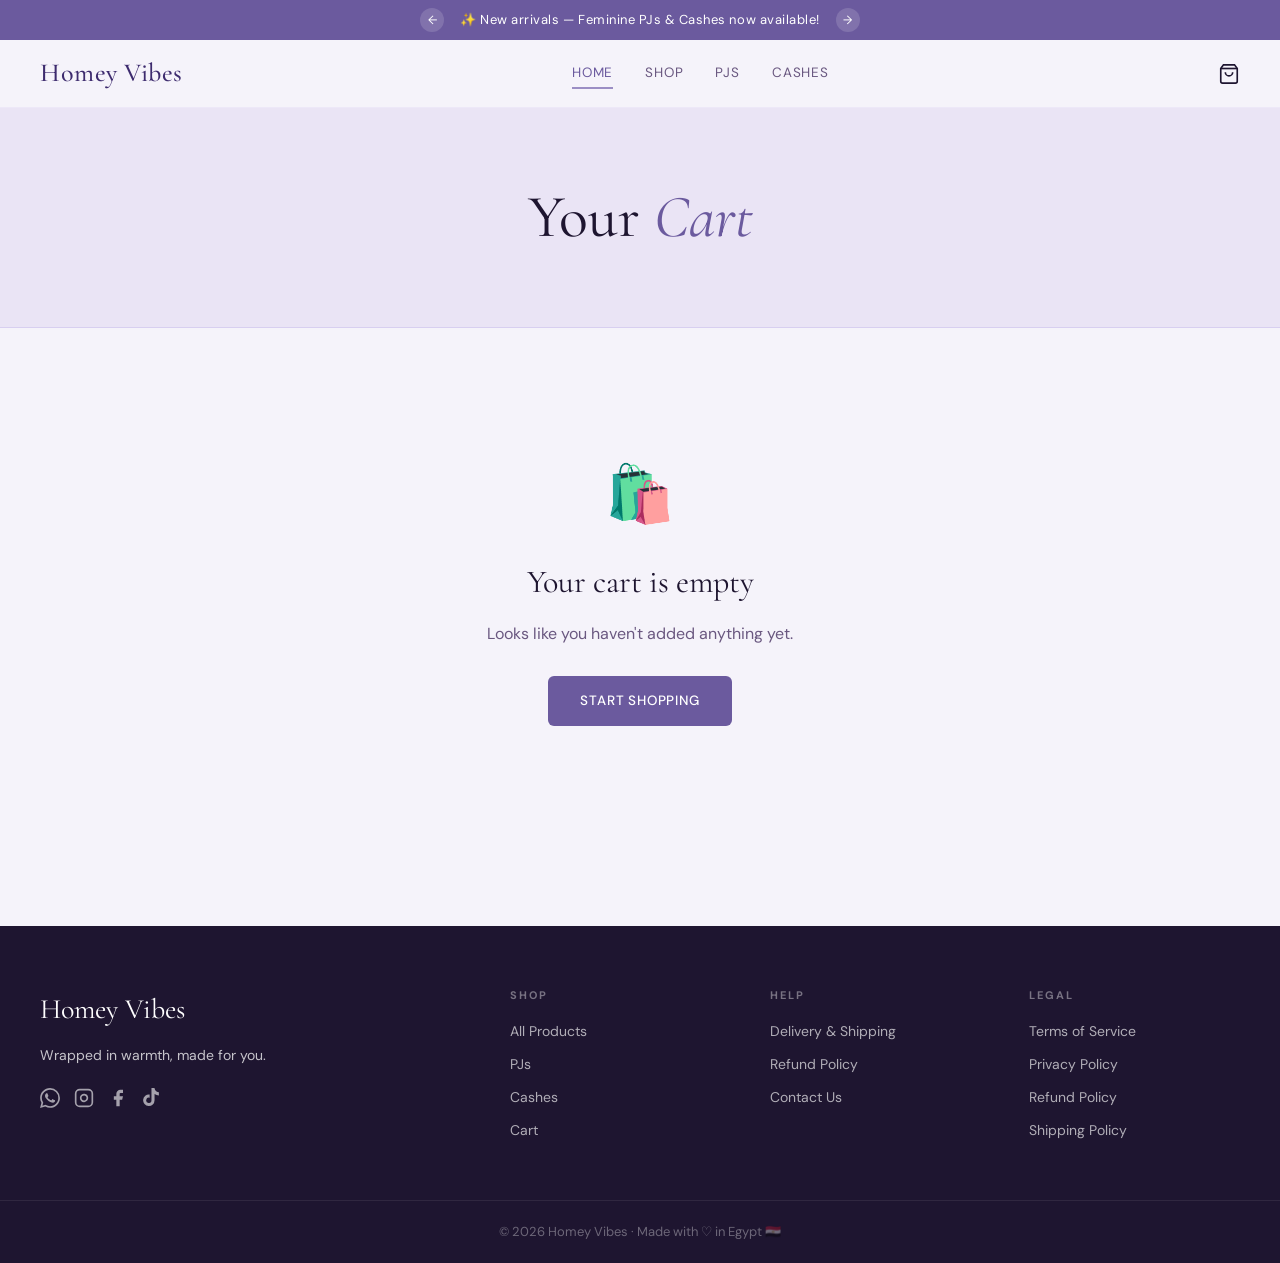
<file: cart/index.html>
<!DOCTYPE html>
<html lang="en">
<head>
  <meta charset="UTF-8">
  <meta name="viewport" content="width=device-width, initial-scale=1.0">
  <title>Cart — Homey Vibes</title>
    <link rel="icon" type="image/x-icon" href="../favicon.ico">
  <link rel="apple-touch-icon" sizes="180x180" href="../apple-touch-icon.png">
  <link rel="icon" type="image/png" sizes="192x192" href="../icon-192.png">
  <link rel="stylesheet" href="../css/style.css">
</head>
<body>

<div id="announcement-bar"></div>
<header id="main-header"></header>

<div class="page-header">
  <h1>Your <em>Cart</em></h1>
</div>

<div style="max-width:var(--max-w);margin:0 auto;padding:40px;" id="cart-wrapper">
  <div class="spinner"></div>
</div>

<div id="main-footer"></div>

<script>var _BASE_URL = "../";</script>
<script src="../js/config.js"></script>
<script src="../js/cart.js"></script>
<script src="../js/common.js"></script>
<script src="../js/products.js"></script>
<script>
  document.addEventListener('DOMContentLoaded', async () => {
    await Cart.validate();
    renderCart();
  });
  window.addEventListener('cart:updated', renderCart);

  function renderCart() {
    const items   = Cart.getAll();
    const wrapper = document.getElementById('cart-wrapper');

    if (!items.length) {
      wrapper.innerHTML = `
        <div class="cart-empty">
          <div style="font-size:56px;margin-bottom:16px;">🛍️</div>
          <h2>Your cart is empty</h2>
          <p>Looks like you haven't added anything yet.</p>
          <a href="../shop/" class="btn btn-primary">Start Shopping</a>
        </div>`;
      return;
    }

    const subtotal = Cart.subtotal();

    wrapper.innerHTML = `
      <div class="cart-layout">
        <div>
          <div style="display:flex;justify-content:space-between;align-items:center;margin-bottom:8px;">
            <h2 style="font-family:var(--ff-display);font-size:22px;font-weight:500;">${items.length} item${items.length !== 1 ? 's' : ''}</h2>
            <button onclick="Cart.clear()" style="font-size:12.5px;color:var(--text-light);text-decoration:underline;background:none;border:none;cursor:pointer;">Clear cart</button>
          </div>
          <div class="cart-items" id="cart-items-list">
            ${items.map(item => renderItem(item)).join('')}
          </div>
          <div style="margin-top:28px;">
            <a href="../shop/" style="font-size:14px;color:var(--rose-dark);display:inline-flex;align-items:center;gap:6px;">
              ← Continue Shopping
            </a>
          </div>
        </div>

        <div class="cart-summary">
          <h3>Order Summary</h3>
          <div class="summary-row"><span>Subtotal</span><span>${formatPrice(subtotal)}</span></div>
          <div class="summary-row"><span>Shipping</span><span style="color:var(--text-light);">Calculated at checkout</span></div>
          <div class="summary-row summary-total"><span>Estimated Total</span><span>${formatPrice(subtotal)}</span></div>
          <a href="../checkout/" class="btn btn-primary btn-full mt-16" style="margin-top:20px;">
            Proceed to Checkout
          </a>
          <div style="text-align:center;margin-top:14px;font-size:12.5px;color:var(--text-light);">
            Cash on Delivery · Secure Checkout
          </div>
          <div style="border-top:1px solid var(--border-soft);margin-top:20px;padding-top:16px;">
            <p style="font-size:13px;color:var(--text-mid);margin-bottom:8px;">Have a promo code?</p>
            <p style="font-size:12.5px;color:var(--text-light);">You can enter it on the checkout page.</p>
          </div>
        </div>
      </div>`;

    // Bind quantity and remove buttons
    document.querySelectorAll('.ci-qty-minus').forEach(btn => {
      btn.addEventListener('click', () => {
        const key = btn.dataset.key;
        const item = Cart.getAll().find(i => i._key === key);
        if (item) Cart.updateQty(key, item.qty - 1);
      });
    });
    document.querySelectorAll('.ci-qty-plus').forEach(btn => {
      btn.addEventListener('click', () => {
        const key = btn.dataset.key;
        const item = Cart.getAll().find(i => i._key === key);
        if (item) Cart.updateQty(key, item.qty + 1);
      });
    });
    document.querySelectorAll('.ci-remove').forEach(btn => {
      btn.addEventListener('click', () => Cart.remove(btn.dataset.key));
    });
  }

  function renderItem(item) {
    const price   = parseFloat(item.sale_price || item.price) || 0;
    const lineTotal = price * item.qty;
    const img     = item.image1 || `https://placehold.co/100x120/f0e0dc/9d5a5e?text=Item`;
    return `
      <div class="cart-item">
        <div class="cart-item-img">
          <a href="../product/?id=${item.id}"><img src="${img}" alt="${item.name}"></a>
        </div>
        <div>
          <div class="ci-name"><a href="../product/?id=${item.id}" style="color:inherit;">${item.name}</a></div>
          <div class="ci-sub">${item.subcategory || ''}</div>
          <div class="ci-price">${formatPrice(lineTotal)}</div>
          <div class="ci-actions">
            <div class="qty-control">
              <button class="qty-btn ci-qty-minus" data-key="${item._key}">−</button>
              <span class="qty-num" style="font-size:14px;">${item.qty}</span>
              <button class="qty-btn ci-qty-plus" data-key="${item._key}">+</button>
            </div>
            <button class="ci-remove" data-key="${item._key}">Remove</button>
          </div>
        </div>
        <div style="text-align:right;white-space:nowrap;">
          <div style="font-size:13px;color:var(--text-light);">${formatPrice(price)} each</div>
        </div>
      </div>`;
  }
</script>
</body>
</html>
</file>
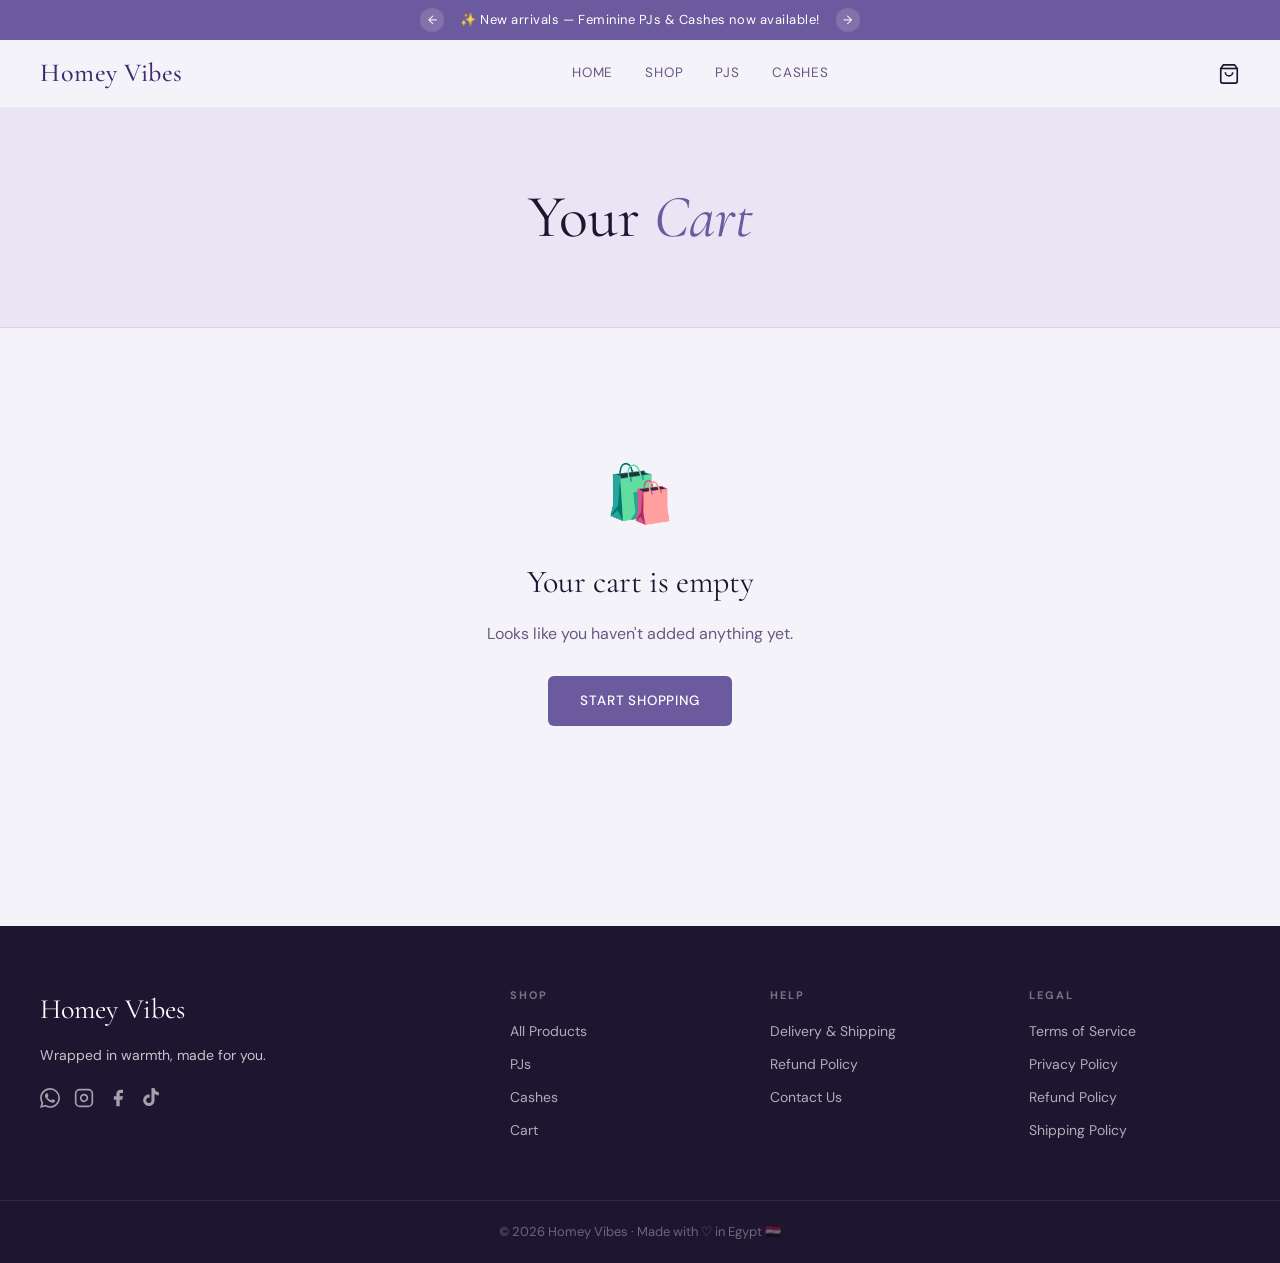
<file: checkout/index.html>
<!DOCTYPE html>
<html lang="en">
<head>
  <meta charset="UTF-8">
  <meta name="viewport" content="width=device-width, initial-scale=1.0">
  <title>Checkout — Homey Vibes</title>
    <link rel="icon" type="image/x-icon" href="../favicon.ico">
  <link rel="apple-touch-icon" sizes="180x180" href="../apple-touch-icon.png">
  <link rel="icon" type="image/png" sizes="192x192" href="../icon-192.png">
  <link rel="stylesheet" href="../css/style.css">
</head>
<body>

<div id="announcement-bar"></div>
<header id="main-header"></header>

<div class="page-header">
  <h1>Check<em>out</em></h1>
  <p>Almost there — fill in your details below</p>
</div>

<div style="max-width:var(--max-w);margin:0 auto;padding:40px;">
  <div class="checkout-layout">

    <div>
      <form id="checkout-form" validate>

        <div class="form-section">
          <h3>Contact Information</h3>
          <div class="form-row">
            <div class="form-group">
              <label for="full-name">Full Name *</label>
              <input type="text" id="full-name" name="full_name" placeholder="Your full name" required>
            </div>
          </div>
          <div class="form-row cols-2">
            <div class="form-group">
              <label for="phone">Phone Number *</label>
              <input type="tel" id="phone" name="phone" placeholder="01XXXXXXXXX" pattern="^01[0125][0-9]{8}$" title="Please enter a valid Egyptian phone number (e.g. 01XXXXXXXXX)" required>
            </div>
            <div class="form-group">
              <label for="phone2">Alternate Phone</label>
              <input type="tel" id="phone2" name="phone2" placeholder="Optional">
            </div>
          </div>
        </div>

        <div class="form-section">
          <h3>Delivery Details</h3>
          <div class="form-row">
            <div class="form-group">
              <label for="governorate">Governorate / Zone *</label>
              <select id="governorate" name="governorate" required>
                <option value="">Select your governorate…</option>
              </select>
            </div>
          </div>
          <div class="form-row">
            <div class="form-group">
              <label for="address">Full Address *</label>
              <input type="text" id="address" name="address" placeholder="Street, building, floor, apartment…" required>
            </div>
          </div>
          <div class="form-row">
            <div class="form-group">
              <label for="notes">Order Notes</label>
              <textarea id="notes" name="notes" placeholder="Anything we should know?"></textarea>
            </div>
          </div>
          <div style="background:var(--blush);border-radius:var(--radius-sm);padding:12px 16px;font-size:13px;color:var(--text-mid);margin-top:4px;">
            🚇 <strong style="color:var(--text-dark);">Metro delivery:</strong> Metro delivery is coming soon on the 1st Line Metro Stations...
          </div>
        </div>

        <div class="form-section">
          <h3>Payment Method</h3>
          <div class="payment-badge">
            <svg width="22" height="22" fill="none" stroke="currentColor" stroke-width="2" viewBox="0 0 24 24"><rect x="1" y="4" width="22" height="16" rx="2"/><line x1="1" y1="10" x2="23" y2="10"/></svg>
            <div>
              <strong>Cash on Delivery</strong>
              <div style="font-size:12px;opacity:.7;margin-top:2px;">Inspect your order before paying — no prepayment needed</div>
            </div>
          </div>
          <p style="font-size:13px;color:var(--text-light);">This is the only payment method available. Payment is collected by the courier upon delivery.</p>
        </div>

      </form>
    </div>

    <div>
      <div class="co-order-summary">
        <h3>Your Order</h3>
        <div id="checkout-items">
          <div class="spinner" style="margin:20px auto;"></div>
        </div>

        <div class="co-divider"></div>

        <p style="font-size:11px;color:var(--text-mid);margin-bottom:8px;letter-spacing:.04em;text-transform:uppercase;">Promo Code</p>
        <div class="promo-row">
          <input type="text" id="promo-input" placeholder="Enter code" style="text-transform:uppercase;">
          <button type="button" id="apply-promo" class="btn btn-outline" style="padding:10px 16px;font-size:12.5px;white-space:nowrap;">Apply</button>
        </div>
        <div id="promo-msg" class="promo-msg"></div>

        <div class="co-divider"></div>

        <div class="summary-row"><span>Subtotal</span><span id="co-subtotal">—</span></div>
        <div class="summary-row"><span>Shipping</span><span id="co-shipping">Select governorate</span></div>
        <div class="summary-row"><span>Discount</span><span id="co-discount" style="color:var(--success);">—</span></div>
        <div class="summary-row summary-total"><span>Total</span><span id="co-total">—</span></div>

        <div class="co-divider"></div>

        <button type="submit" form="checkout-form" id="place-order-btn" class="btn btn-primary btn-full" style="margin-top:8px;">
          Place Order
        </button>
        <p style="text-align:center;font-size:12px;color:var(--text-light);margin-top:10px;">
          By placing your order you agree to our <a href="../terms/" style="color:var(--rose-dark);">Terms of Service</a>
        </p>
      </div>
    </div>

  </div>
</div>

<div id="main-footer"></div>

<script>var _BASE_URL = "../";</script>
<script src="../js/config.js"></script>
<script src="../js/cart.js"></script>
<script src="../js/common.js"></script>
<script src="../js/products.js"></script>
<script src="../js/checkout.js"></script>
</body>
</html>
</file>
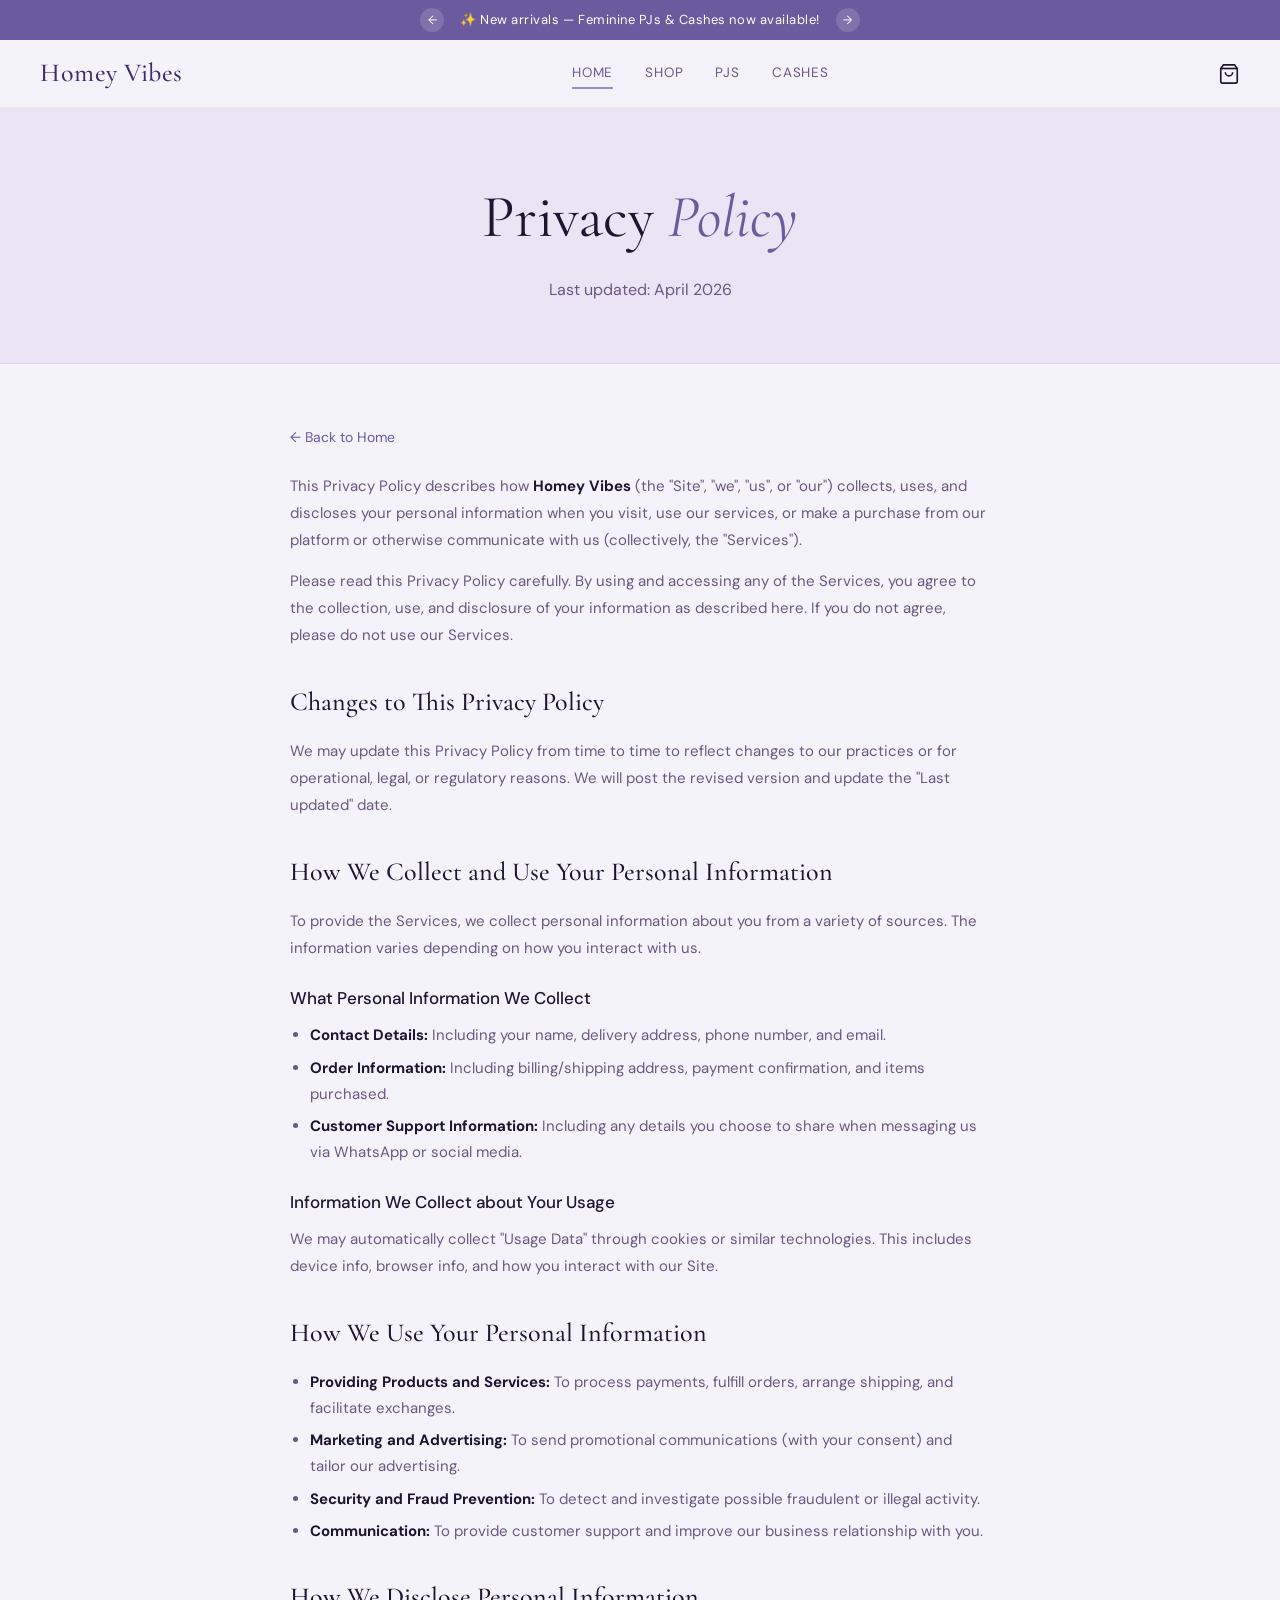
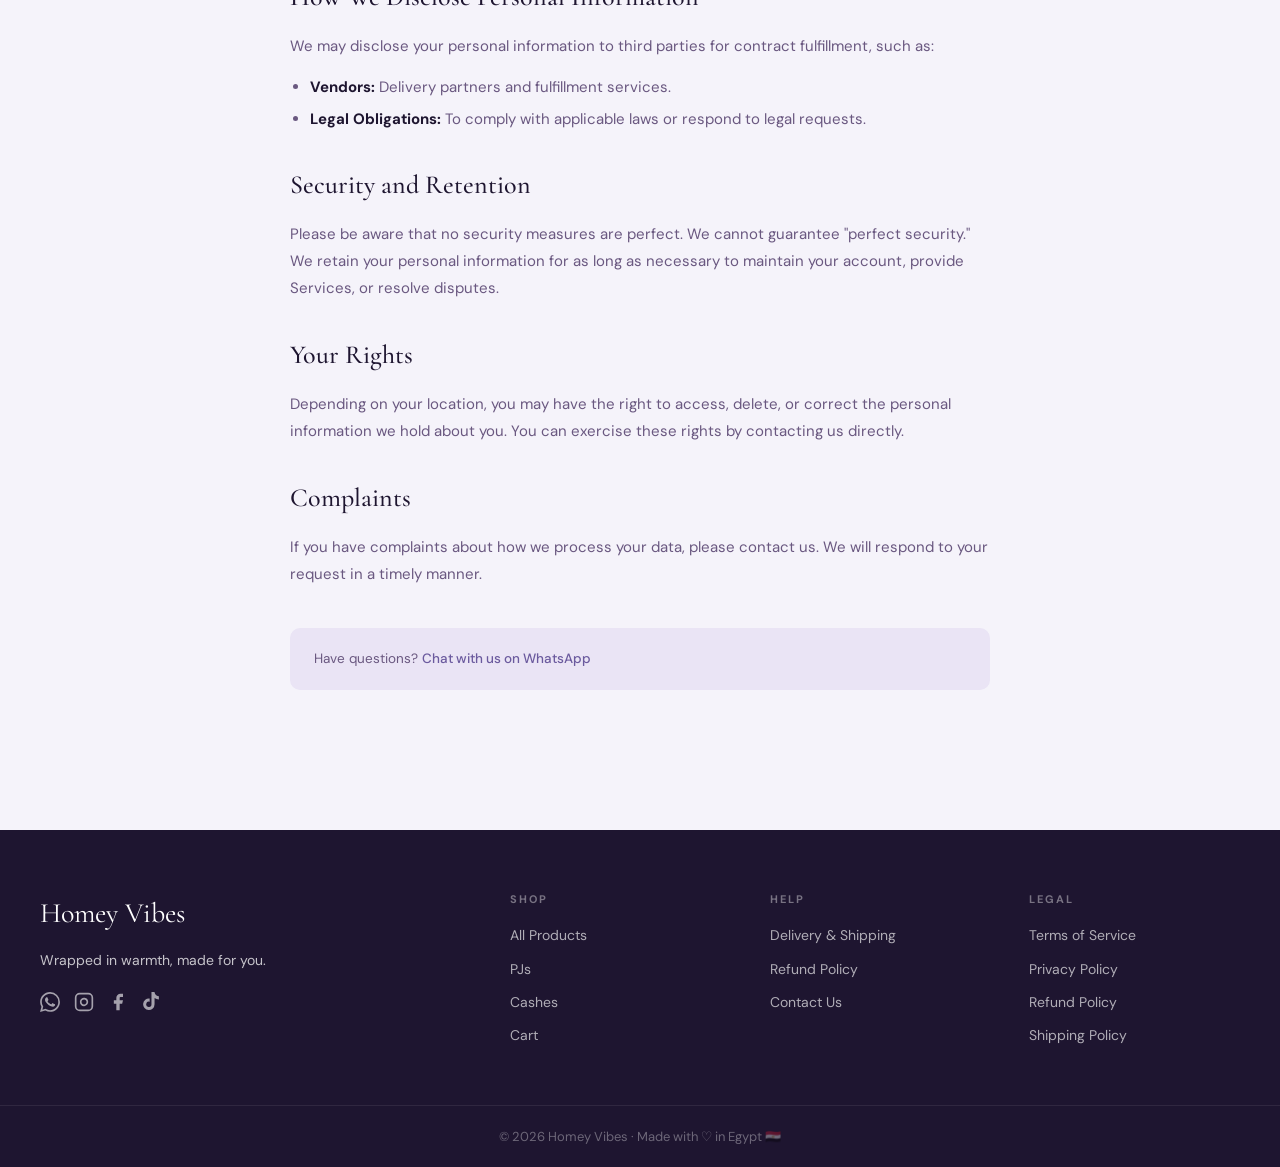
<file: privacy/index.html>
<!DOCTYPE html>
<html lang="en">
<head>
  <meta charset="UTF-8">
  <meta name="viewport" content="width=device-width, initial-scale=1.0">
  <title>Privacy Policy — Homey Vibes</title>
    <link rel="icon" type="image/x-icon" href="../favicon.ico">
  <link rel="apple-touch-icon" sizes="180x180" href="../apple-touch-icon.png">
  <link rel="icon" type="image/png" sizes="192x192" href="../icon-192.png">
  <link rel="stylesheet" href="../css/style.css">
</head>
<body>

<div id="announcement-bar"></div>
<header id="main-header"></header>

<div class="page-header">
  <h1>Privacy <em>Policy</em></h1>
  <p>Last updated: April 2026</p>
</div>

<div class="legal-content">
  <a href="../" class="legal-back">← Back to Home</a>

  <p>This Privacy Policy describes how <strong>Homey Vibes</strong> (the "Site", "we", "us", or "our") collects, uses, and discloses your personal information when you visit, use our services, or make a purchase from our platform or otherwise communicate with us (collectively, the "Services").</p>
  <p>Please read this Privacy Policy carefully. By using and accessing any of the Services, you agree to the collection, use, and disclosure of your information as described here. If you do not agree, please do not use our Services.</p>

  <h2>Changes to This Privacy Policy</h2>
  <p>We may update this Privacy Policy from time to time to reflect changes to our practices or for operational, legal, or regulatory reasons. We will post the revised version and update the "Last updated" date.</p>

  <h2>How We Collect and Use Your Personal Information</h2>
  <p>To provide the Services, we collect personal information about you from a variety of sources. The information varies depending on how you interact with us.</p>

  <h3>What Personal Information We Collect</h3>
  <ul>
    <li><strong>Contact Details:</strong> Including your name, delivery address, phone number, and email.</li>
    <li><strong>Order Information:</strong> Including billing/shipping address, payment confirmation, and items purchased.</li>
    <li><strong>Customer Support Information:</strong> Including any details you choose to share when messaging us via WhatsApp or social media.</li>
  </ul>

  <h3>Information We Collect about Your Usage</h3>
  <p>We may automatically collect "Usage Data" through cookies or similar technologies. This includes device info, browser info, and how you interact with our Site.</p>

  <h2>How We Use Your Personal Information</h2>
  <ul>
    <li><strong>Providing Products and Services:</strong> To process payments, fulfill orders, arrange shipping, and facilitate exchanges.</li>
    <li><strong>Marketing and Advertising:</strong> To send promotional communications (with your consent) and tailor our advertising.</li>
    <li><strong>Security and Fraud Prevention:</strong> To detect and investigate possible fraudulent or illegal activity.</li>
    <li><strong>Communication:</strong> To provide customer support and improve our business relationship with you.</li>
  </ul>

  <h2>How We Disclose Personal Information</h2>
  <p>We may disclose your personal information to third parties for contract fulfillment, such as:</p>
  <ul>
    <li><strong>Vendors:</strong> Delivery partners and fulfillment services.</li>
    <li><strong>Legal Obligations:</strong> To comply with applicable laws or respond to legal requests.</li>
  </ul>

  <h2>Security and Retention</h2>
  <p>Please be aware that no security measures are perfect. We cannot guarantee "perfect security." We retain your personal information for as long as necessary to maintain your account, provide Services, or resolve disputes.</p>

  <h2>Your Rights</h2>
  <p>Depending on your location, you may have the right to access, delete, or correct the personal information we hold about you. You can exercise these rights by contacting us directly.</p>

  <h2>Complaints</h2>
  <p>If you have complaints about how we process your data, please contact us. We will respond to your request in a timely manner.</p>

  <div style="margin-top:40px;padding:20px 24px;background:var(--blush);border-radius:var(--radius);font-size:13.5px;color:var(--text-mid);">
    Have questions? <a href="https://wa.me/" id="privacy-wa" style="color:var(--rose-dark);font-weight:500;">Chat with us on WhatsApp</a>
  </div>
</div>

<div id="main-footer"></div>
<script>var _BASE_URL = "../";</script>
<script src="../js/config.js"></script>
<script src="../js/cart.js"></script>
<script src="../js/common.js"></script>
<script>
  document.getElementById('privacy-wa').href = `https://wa.me/${CONFIG.WHATSAPP}`;
</script>
</body>
</html>
</file>
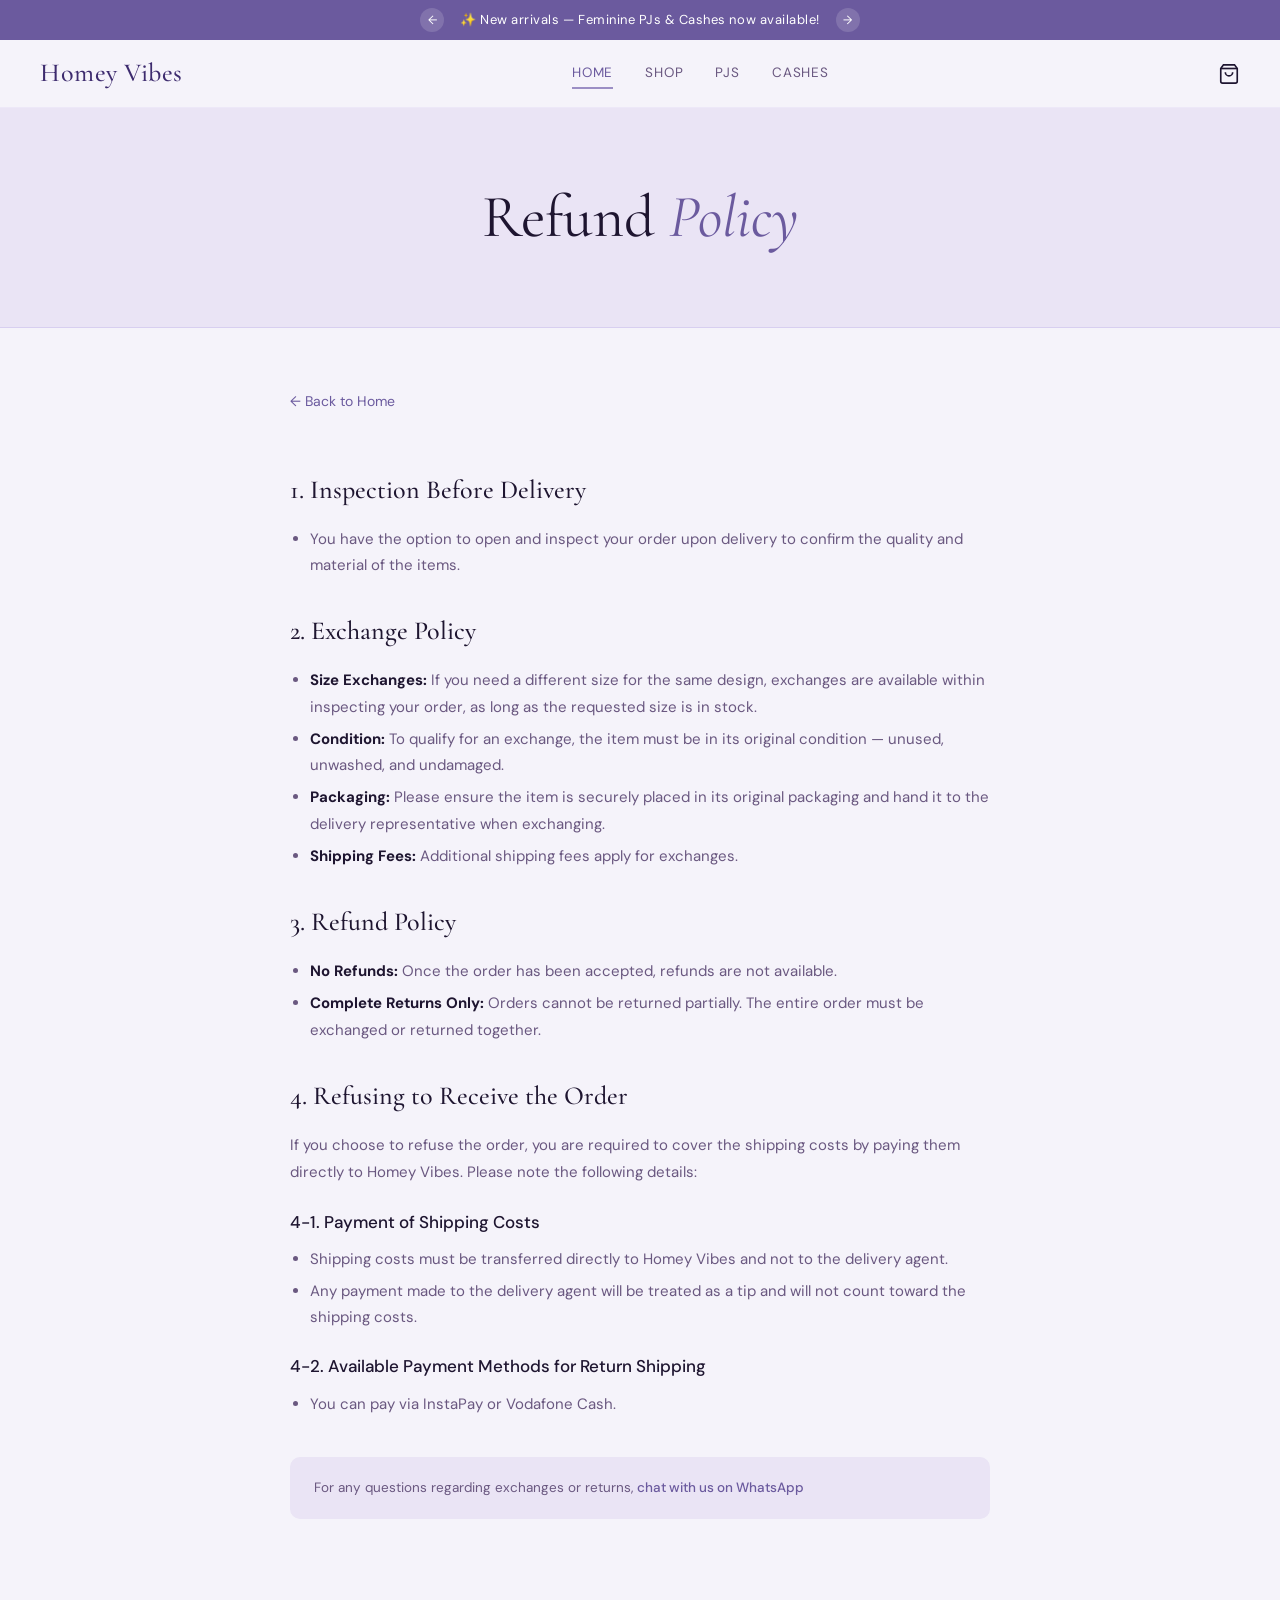
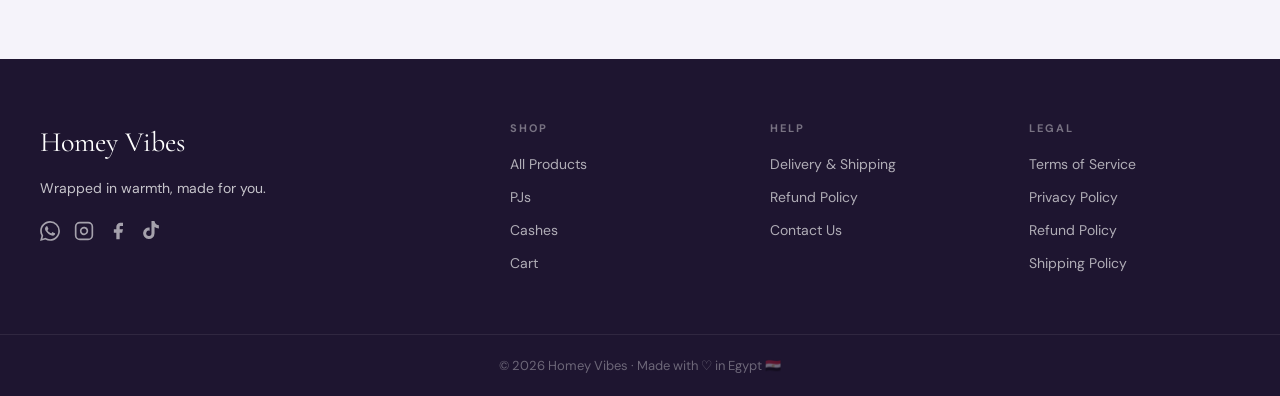
<file: refund/index.html>
<!DOCTYPE html>
<html lang="en">
<head>
  <meta charset="UTF-8">
  <meta name="viewport" content="width=device-width, initial-scale=1.0">
  <title>Refund Policy — Homey Vibes</title>
    <link rel="icon" type="image/x-icon" href="../favicon.ico">
  <link rel="apple-touch-icon" sizes="180x180" href="../apple-touch-icon.png">
  <link rel="icon" type="image/png" sizes="192x192" href="../icon-192.png">
  <link rel="stylesheet" href="../css/style.css">
</head>
<body>

<div id="announcement-bar"></div>
<header id="main-header"></header>

<div class="page-header">
  <h1>Refund <em>Policy</em></h1>
</div>

<div class="legal-content">
  <a href="../" class="legal-back">← Back to Home</a>

  <h2>1. Inspection Before Delivery</h2>
  <ul>
    <li>You have the option to open and inspect your order upon delivery to confirm the quality and material of the items.</li>
  </ul>

  <h2>2. Exchange Policy</h2>
  <ul>
    <li><strong>Size Exchanges:</strong> If you need a different size for the same design, exchanges are available within inspecting your order, as long as the requested size is in stock.</li>
    <li><strong>Condition:</strong> To qualify for an exchange, the item must be in its original condition — unused, unwashed, and undamaged.</li>
    <li><strong>Packaging:</strong> Please ensure the item is securely placed in its original packaging and hand it to the delivery representative when exchanging.</li>
    <li><strong>Shipping Fees:</strong> Additional shipping fees apply for exchanges.</li>
  </ul>

  <h2>3. Refund Policy</h2>
  <ul>
    <li><strong>No Refunds:</strong> Once the order has been accepted, refunds are not available.</li>
    <li><strong>Complete Returns Only:</strong> Orders cannot be returned partially. The entire order must be exchanged or returned together.</li>
  </ul>

  <h2>4. Refusing to Receive the Order</h2>
  <p>If you choose to refuse the order, you are required to cover the shipping costs by paying them directly to Homey Vibes. Please note the following details:</p>

  <h3>4-1. Payment of Shipping Costs</h3>
  <ul>
    <li>Shipping costs must be transferred directly to Homey Vibes and not to the delivery agent.</li>
    <li>Any payment made to the delivery agent will be treated as a tip and will not count toward the shipping costs.</li>
  </ul>

  <h3>4-2. Available Payment Methods for Return Shipping</h3>
  <ul>
    <li>You can pay via InstaPay or Vodafone Cash.</li>
  </ul>

  <div style="margin-top:40px;padding:20px 24px;background:var(--blush);border-radius:var(--radius);font-size:13.5px;color:var(--text-mid);">
    For any questions regarding exchanges or returns, <a href="https://wa.me/" id="refund-wa" style="color:var(--rose-dark);font-weight:500;">chat with us on WhatsApp</a>
  </div>
</div>

<div id="main-footer"></div>
<script>var _BASE_URL = "../";</script>
<script src="../js/config.js"></script>
<script src="../js/cart.js"></script>
<script src="../js/common.js"></script>
<script>
  document.getElementById('refund-wa').href = `https://wa.me/${CONFIG.WHATSAPP}`;
</script>
</body>
</html>
</file>
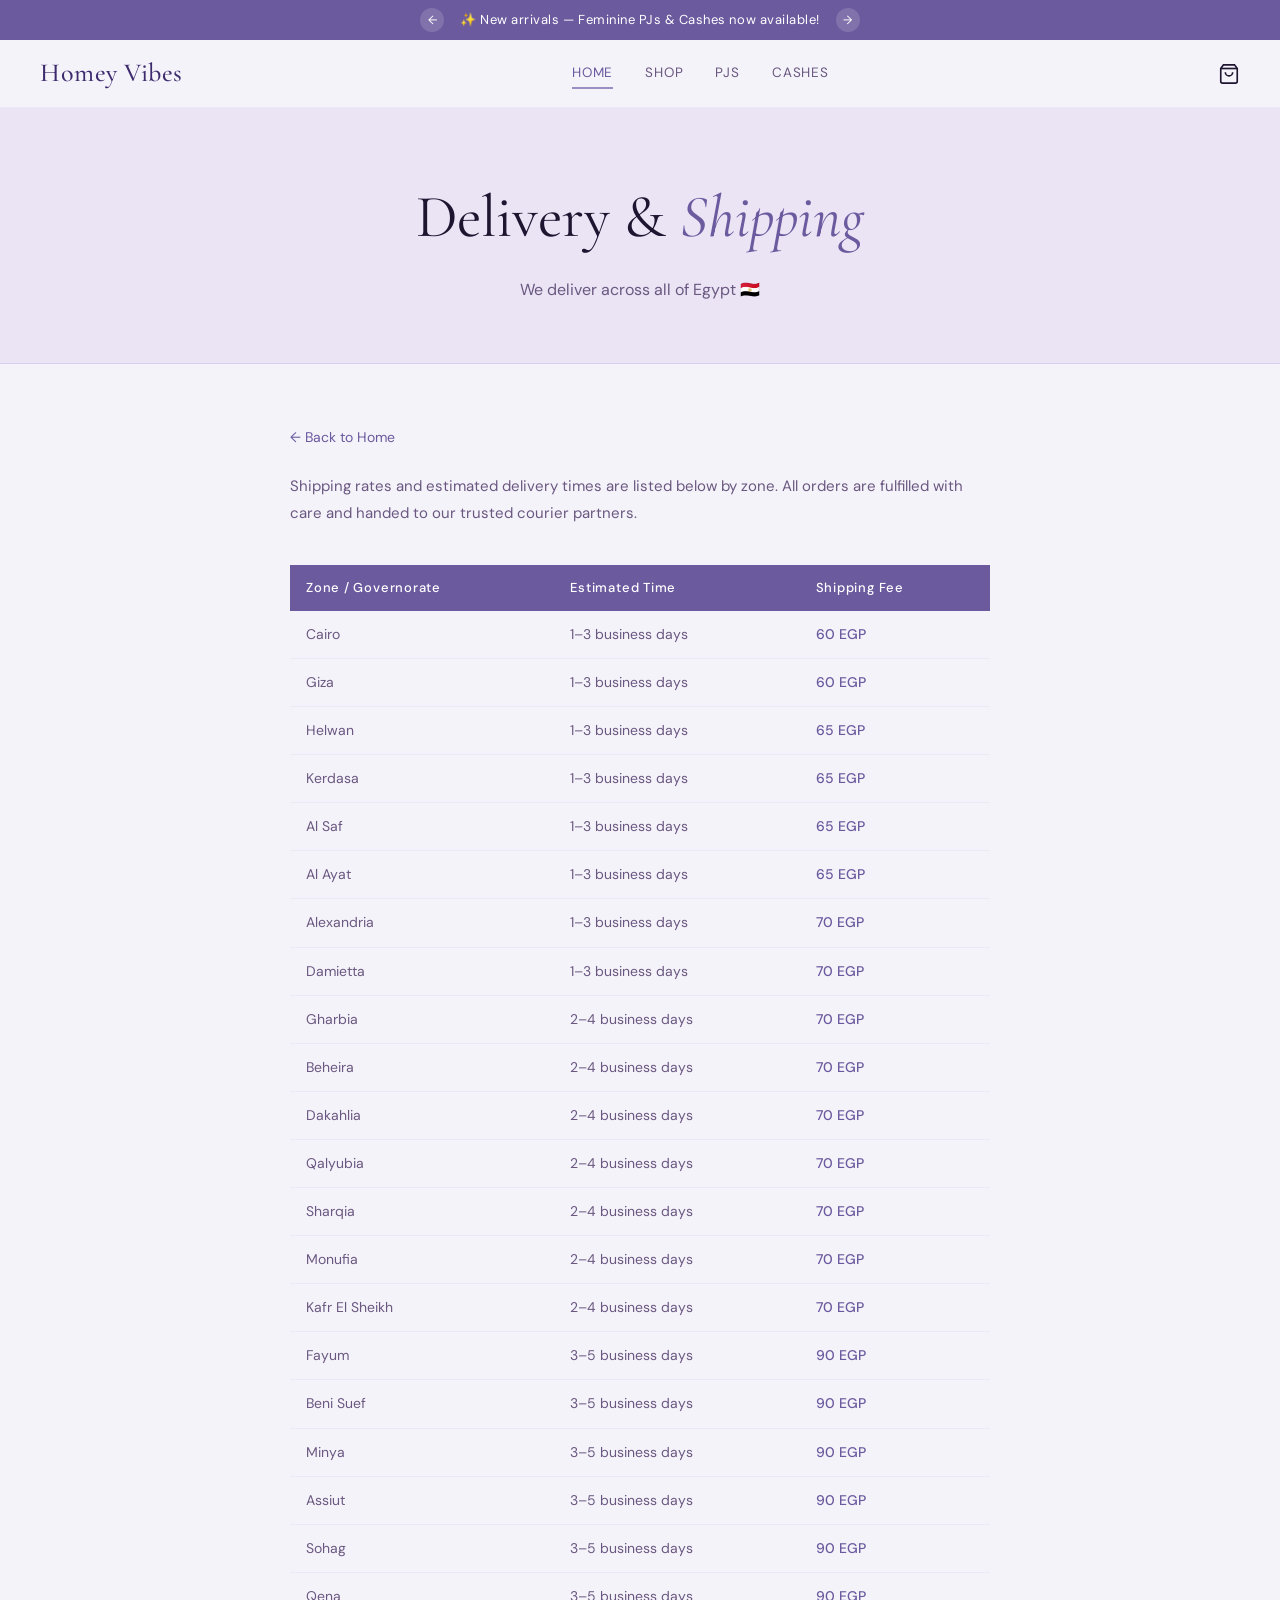
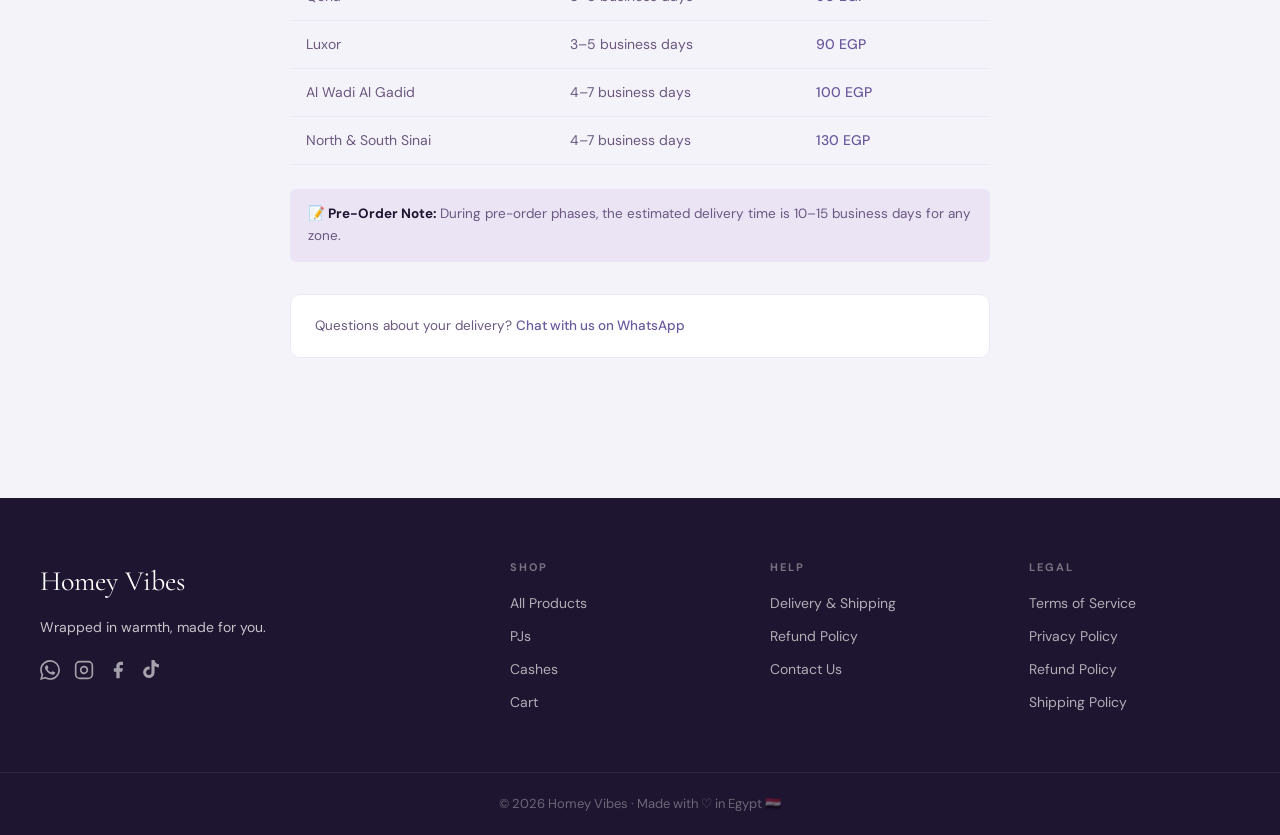
<file: shipping/index.html>
<!DOCTYPE html>
<html lang="en">
<head>
  <meta charset="UTF-8">
  <meta name="viewport" content="width=device-width, initial-scale=1.0">
  <title>Delivery & Shipping — Homey Vibes</title>
    <link rel="icon" type="image/x-icon" href="../favicon.ico">
  <link rel="apple-touch-icon" sizes="180x180" href="../apple-touch-icon.png">
  <link rel="icon" type="image/png" sizes="192x192" href="../icon-192.png">
  <link rel="stylesheet" href="../css/style.css">
  <style>
    .shipping-wrapper { overflow-x: auto; }
    @media(max-width:600px) {
      .shipping-table th, .shipping-table td { padding: 10px 12px; font-size:13px; }
    }
  </style>
</head>
<body>

<div id="announcement-bar"></div>
<header id="main-header"></header>

<div class="page-header">
  <h1>Delivery &amp; <em>Shipping</em></h1>
  <p>We deliver across all of Egypt 🇪🇬</p>
</div>

<div class="legal-content">
  <a href="../" class="legal-back">← Back to Home</a>

  <p>Shipping rates and estimated delivery times are listed below by zone. All orders are fulfilled with care and handed to our trusted courier partners.</p>

  <div class="shipping-wrapper">
    <table class="shipping-table" id="shipping-table">
      <thead>
        <tr>
          <th>Zone / Governorate</th>
          <th>Estimated Time</th>
          <th>Shipping Fee</th>
        </tr>
      </thead>
      <tbody id="shipping-tbody"></tbody>
    </table>
  </div>

  <div style="margin-top:24px;display:flex;flex-direction:column;gap:12px;">
    <div style="background:var(--blush);border-radius:var(--radius-sm);padding:14px 18px;font-size:13.5px;color:var(--text-mid);">
      <strong style="color:var(--text-dark);">📝 Pre-Order Note:</strong> During pre-order phases, the estimated delivery time is 10–15 business days for any zone.
    </div>
  </div>

  <div style="margin-top:32px;padding:20px 24px;background:var(--white);border:1px solid var(--border-soft);border-radius:var(--radius);font-size:13.5px;color:var(--text-mid);">
    Questions about your delivery? <a href="https://wa.me/" id="ship-wa" style="color:var(--rose-dark);font-weight:500;">Chat with us on WhatsApp</a>
  </div>
</div>

<div id="main-footer"></div>
<script>var _BASE_URL = "../";</script>
<script src="../js/config.js"></script>
<script src="../js/cart.js"></script>
<script src="../js/common.js"></script>
<script>
  document.addEventListener('DOMContentLoaded', () => {
    document.getElementById('ship-wa').href = `https://wa.me/${CONFIG.WHATSAPP}`;
    const tbody = document.getElementById('shipping-tbody');
    tbody.innerHTML = Object.entries(CONFIG.SHIPPING).map(([zone, info]) => `
      <tr>
        <td>${zone}</td>
        <td>${info.days}</td>
        <td class="price-col">${formatPrice(info.price)}</td>
      </tr>`).join('');
  });
</script>
</body>
</html>
</file>
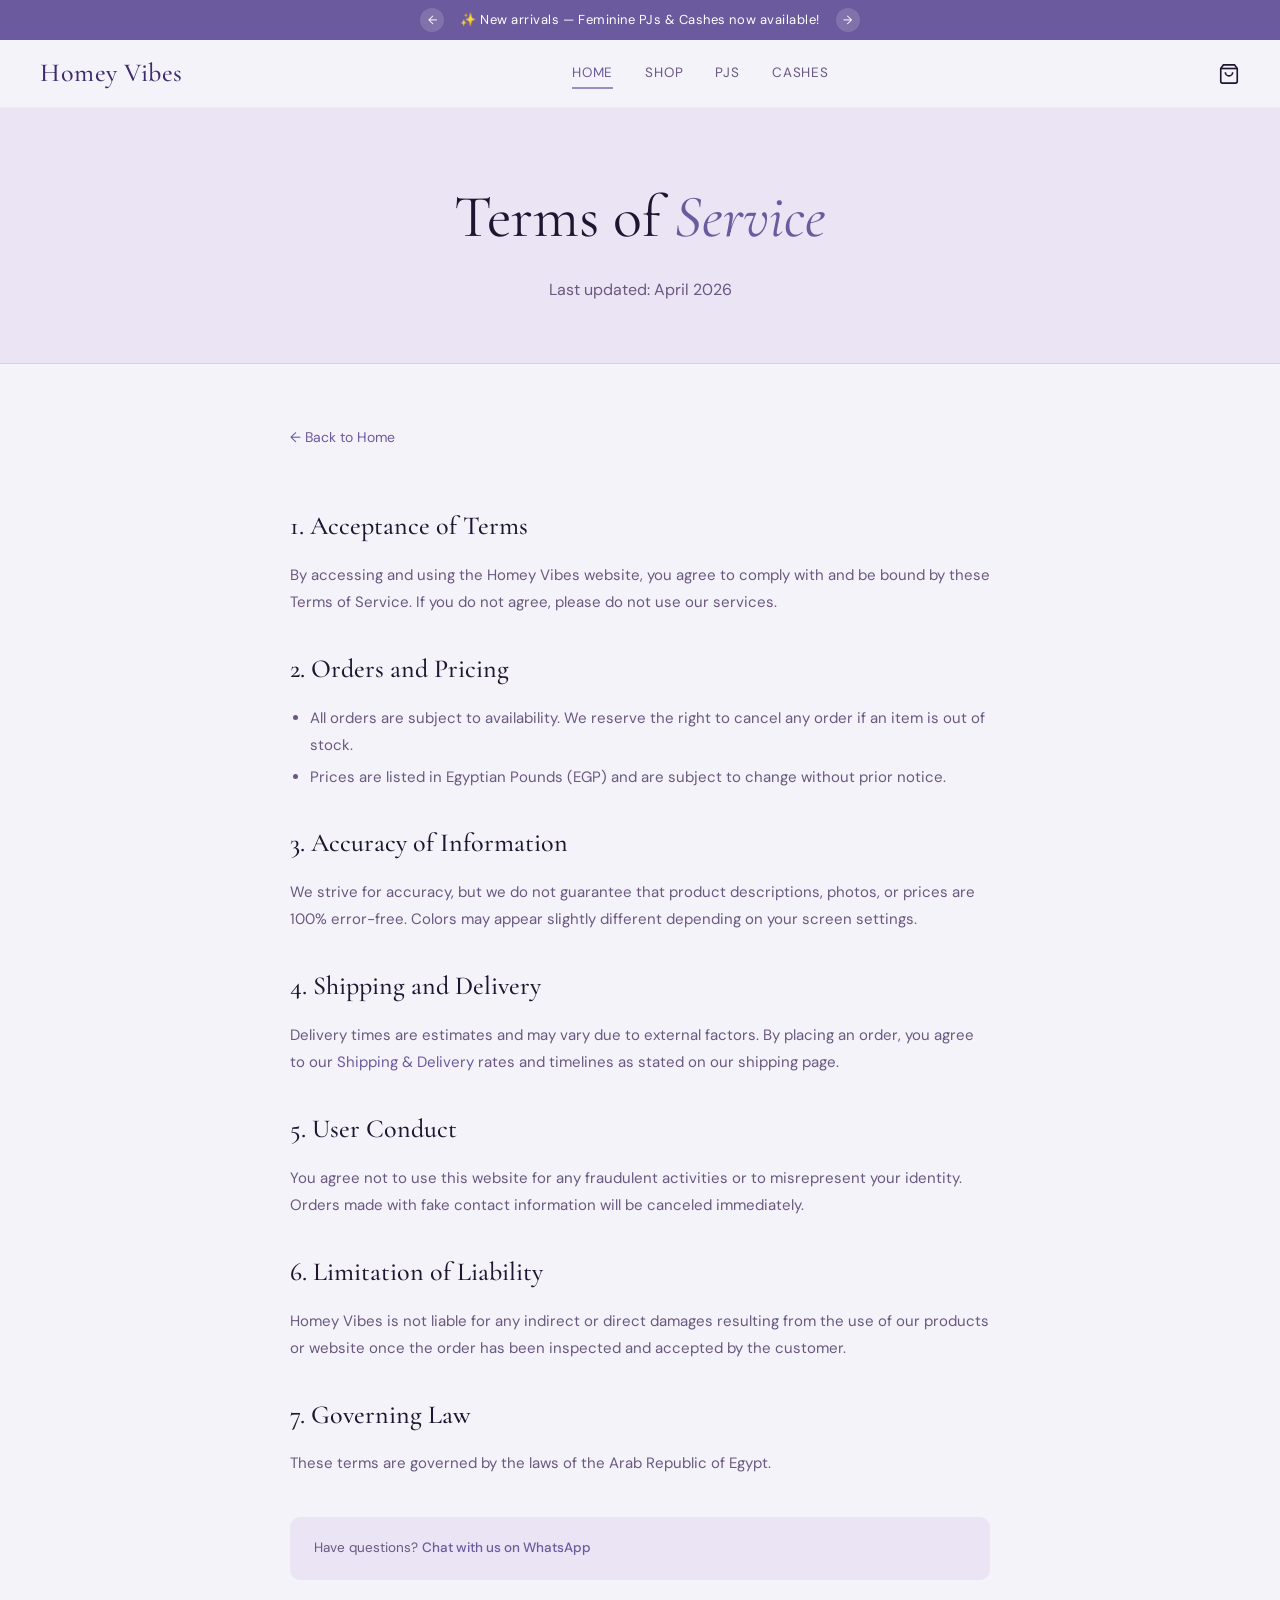
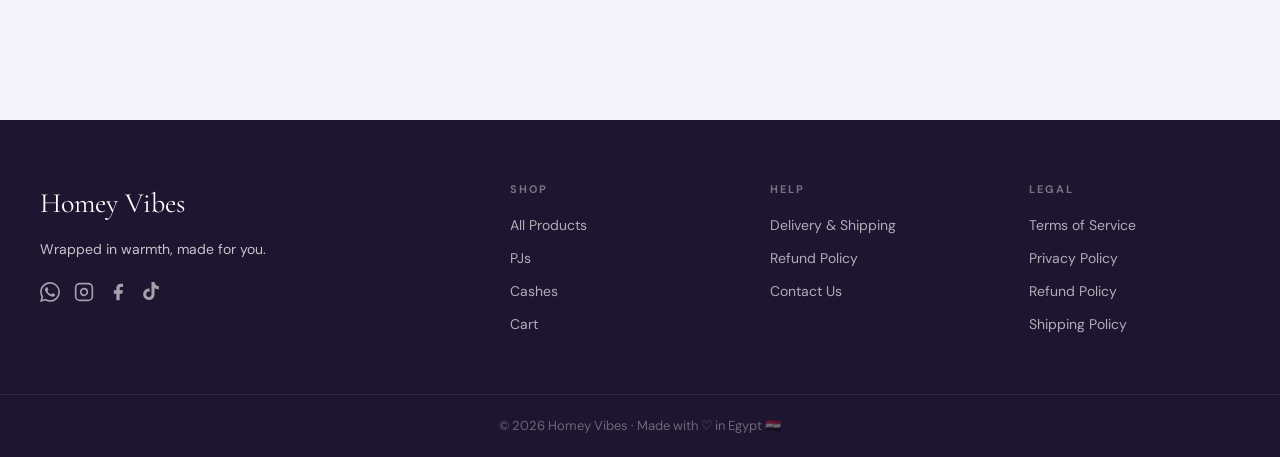
<file: terms/index.html>
<!DOCTYPE html>
<html lang="en">
<head>
  <meta charset="UTF-8">
  <meta name="viewport" content="width=device-width, initial-scale=1.0">
  <title>Terms of Service — Homey Vibes</title>
    <link rel="icon" type="image/x-icon" href="../favicon.ico">
  <link rel="apple-touch-icon" sizes="180x180" href="../apple-touch-icon.png">
  <link rel="icon" type="image/png" sizes="192x192" href="../icon-192.png">
  <link rel="stylesheet" href="../css/style.css">
</head>
<body>

<div id="announcement-bar"></div>
<header id="main-header"></header>

<div class="page-header">
  <h1>Terms of <em>Service</em></h1>
  <p>Last updated: April 2026</p>
</div>

<div class="legal-content">
  <a href="../" class="legal-back">← Back to Home</a>

  <h2>1. Acceptance of Terms</h2>
  <p>By accessing and using the Homey Vibes website, you agree to comply with and be bound by these Terms of Service. If you do not agree, please do not use our services.</p>

  <h2>2. Orders and Pricing</h2>
  <ul>
    <li>All orders are subject to availability. We reserve the right to cancel any order if an item is out of stock.</li>
    <li>Prices are listed in Egyptian Pounds (EGP) and are subject to change without prior notice.</li>
  </ul>

  <h2>3. Accuracy of Information</h2>
  <p>We strive for accuracy, but we do not guarantee that product descriptions, photos, or prices are 100% error-free. Colors may appear slightly different depending on your screen settings.</p>

  <h2>4. Shipping and Delivery</h2>
  <p>Delivery times are estimates and may vary due to external factors. By placing an order, you agree to our <a href="../shipping/" style="color:var(--rose-dark);">Shipping & Delivery</a> rates and timelines as stated on our shipping page.</p>

  <h2>5. User Conduct</h2>
  <p>You agree not to use this website for any fraudulent activities or to misrepresent your identity. Orders made with fake contact information will be canceled immediately.</p>

  <h2>6. Limitation of Liability</h2>
  <p>Homey Vibes is not liable for any indirect or direct damages resulting from the use of our products or website once the order has been inspected and accepted by the customer.</p>

  <h2>7. Governing Law</h2>
  <p>These terms are governed by the laws of the Arab Republic of Egypt.</p>

  <div style="margin-top:40px;padding:20px 24px;background:var(--blush);border-radius:var(--radius);font-size:13.5px;color:var(--text-mid);">
    Have questions? <a href="https://wa.me/" id="terms-wa" style="color:var(--rose-dark);font-weight:500;">Chat with us on WhatsApp</a>
  </div>
</div>

<div id="main-footer"></div>
<script>var _BASE_URL = "../";</script>
<script src="../js/config.js"></script>
<script src="../js/cart.js"></script>
<script src="../js/common.js"></script>
<script>
  document.getElementById('terms-wa').href = `https://wa.me/${CONFIG.WHATSAPP}`;
</script>
</body>
</html>
</file>
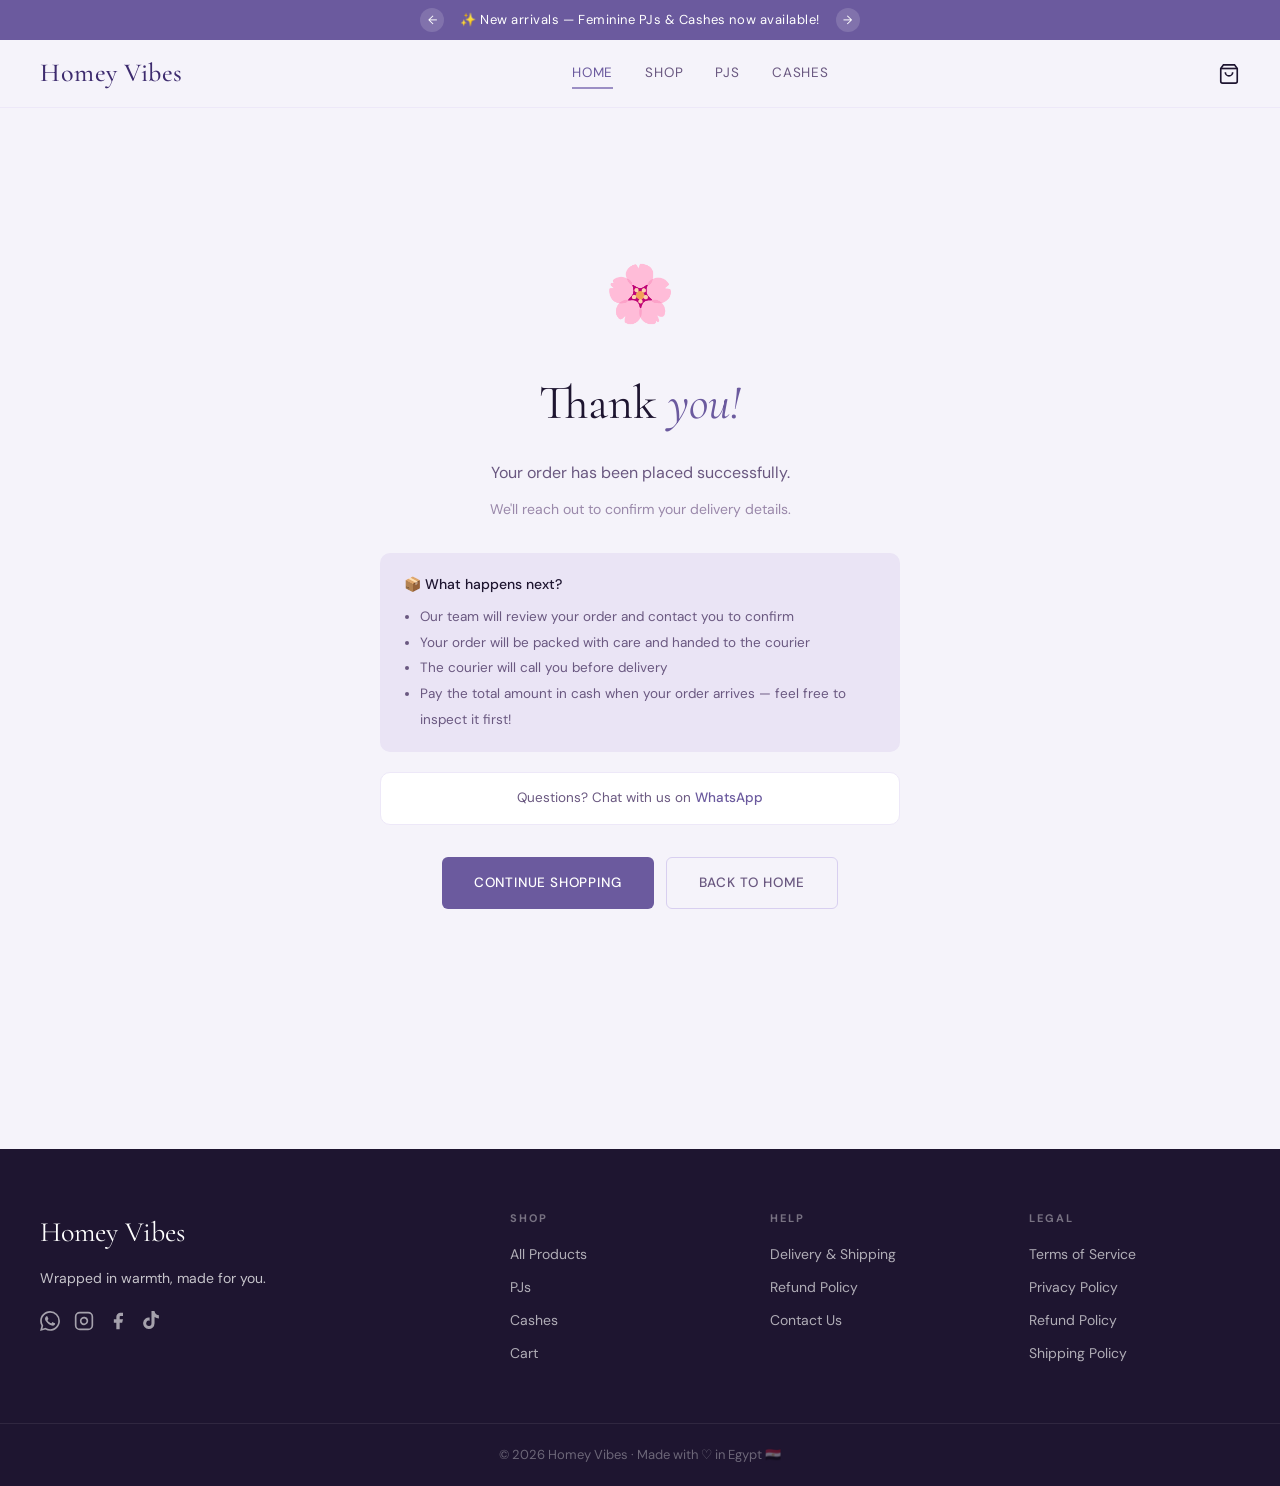
<file: thanks/index.html>
<!DOCTYPE html>
<html lang="en">
<head>
  <meta charset="UTF-8">
  <meta name="viewport" content="width=device-width, initial-scale=1.0">
  <title>Order Confirmed — Homey Vibes</title>
    <link rel="icon" type="image/x-icon" href="../favicon.ico">
  <link rel="apple-touch-icon" sizes="180x180" href="../apple-touch-icon.png">
  <link rel="icon" type="image/png" sizes="192x192" href="../icon-192.png">
  <link rel="stylesheet" href="../css/style.css">
</head>
<body>

<div id="announcement-bar"></div>
<header id="main-header"></header>

<div style="max-width:var(--max-w);margin:0 auto;padding:60px 40px 80px;">
  <div class="thanks-page">

    <div class="thanks-icon">🌸</div>
    <h1>Thank <em>you!</em></h1>
    <p>Your order has been placed successfully.</p>
    <p style="font-size:14px;color:var(--text-light);" id="thanks-sub">We'll reach out to confirm your delivery details.</p>

    <div class="order-details-box" id="order-details-box" style="display:none;">
      <div style="display:flex;justify-content:space-between;align-items:center;margin-bottom:16px;padding-bottom:14px;border-bottom:1px solid var(--border-soft);">
        <div>
          <div style="font-size:11px;letter-spacing:.12em;text-transform:uppercase;color:var(--text-light);margin-bottom:4px;">Order ID</div>
          <div style="font-weight:500;font-size:15px;" id="thanks-order-id">—</div>
        </div>
        <div style="text-align:right;">
          <div style="font-size:11px;letter-spacing:.12em;text-transform:uppercase;color:var(--text-light);margin-bottom:4px;">Date</div>
          <div style="font-size:14px;" id="thanks-date">—</div>
        </div>
      </div>
      <div class="order-detail-row">
        <span class="label">Name</span>
        <span id="thanks-name">—</span>
      </div>
      <div class="order-detail-row">
        <span class="label">Phone</span>
        <span id="thanks-phone">—</span>
      </div>
      <div class="order-detail-row">
        <span class="label">Governorate</span>
        <span id="thanks-gov">—</span>
      </div>
      <div class="order-detail-row">
        <span class="label">Delivery Time</span>
        <span id="thanks-days">—</span>
      </div>
      <div class="order-detail-row" id="thanks-discount-row" style="display:none;">
        <span class="label">Discount</span>
        <span id="thanks-discount" style="color:var(--success);">—</span>
      </div>
      <div class="order-detail-row">
        <span class="label">Shipping</span>
        <span id="thanks-shipping">—</span>
      </div>
      <div class="order-detail-row" style="font-weight:500;">
        <span class="label">Total (Cash on Delivery)</span>
        <span id="thanks-total" style="color:var(--rose-dark);">—</span>
      </div>
    </div>

    <!-- Products ordered -->
    <div id="thanks-products-box" style="display:none;margin-top:0;">
      <div style="text-align:left;font-size:12px;letter-spacing:.1em;text-transform:uppercase;color:var(--text-light);margin-bottom:10px;">Items Ordered</div>
      <div id="thanks-products-list" style="background:var(--white);border:1px solid var(--border-soft);border-radius:var(--radius);padding:16px;"></div>
    </div>

    <div style="margin-top:32px;padding:20px 24px;background:var(--blush);border-radius:var(--radius);text-align:left;">
      <div style="font-size:14px;font-weight:500;color:var(--text-dark);margin-bottom:8px;">📦 What happens next?</div>
      <ul style="font-size:13.5px;color:var(--text-mid);line-height:1.9;padding-left:16px;list-style:disc;">
        <li>Our team will review your order and contact you to confirm</li>
        <li>Your order will be packed with care and handed to the courier</li>
        <li>The courier will call you before delivery</li>
        <li>Pay the total amount in cash when your order arrives — feel free to inspect it first!</li>
      </ul>
    </div>

    <div style="margin-top:20px;padding:14px 20px;background:var(--white);border:1px solid var(--border-soft);border-radius:var(--radius);font-size:13.5px;color:var(--text-mid);">
      Questions? Chat with us on
      <a id="thanks-wa-link" href="#" target="_blank" style="color:var(--rose-dark);font-weight:500;">WhatsApp</a>
    </div>

    <div style="display:flex;gap:12px;justify-content:center;flex-wrap:wrap;margin-top:32px;">
      <a href="../shop/" class="btn btn-primary">Continue Shopping</a>
      <a href="../" class="btn btn-ghost">Back to Home</a>
    </div>

  </div>
</div>

<div id="main-footer"></div>

<script>var _BASE_URL = "../";</script>
<script src="../js/config.js"></script>
<script src="../js/cart.js"></script>
<script src="../js/common.js"></script>
<script>
  document.addEventListener('DOMContentLoaded', () => {
    const raw = localStorage.getItem('homeyvibes_last_order');
    document.getElementById('thanks-wa-link').href = `https://wa.me/${CONFIG.WHATSAPP}`;

    if (!raw) return;

    try {
      const o = JSON.parse(raw);

      document.getElementById('order-details-box').style.display = 'block';
      document.getElementById('thanks-order-id').textContent = o.order_id || '—';
      document.getElementById('thanks-date').textContent     = o.date || '—';
      document.getElementById('thanks-name').textContent     = o.name || '—';
      document.getElementById('thanks-phone').textContent    = o.phone || '—';
      document.getElementById('thanks-gov').textContent      = o.governorate || '—';
      document.getElementById('thanks-shipping').textContent = o.shipping > 0 ? formatPrice(o.shipping) : '—';
      document.getElementById('thanks-total').textContent    = formatPrice(o.total);
      document.getElementById('thanks-sub').textContent      = `Order #${o.order_id} · We'll call you to confirm delivery.`;

      const shippingInfo = CONFIG.SHIPPING[o.governorate];
      document.getElementById('thanks-days').textContent = shippingInfo ? shippingInfo.days : '1–7 business days';

      if (o.discount > 0) {
        document.getElementById('thanks-discount-row').style.display = 'flex';
        document.getElementById('thanks-discount').textContent = `- ${formatPrice(o.discount)}`;
      }

      // Products list
      if (o.products) {
        try {
          const products = Array.isArray(o.products) ? o.products : JSON.parse(o.products);
          document.getElementById('thanks-products-box').style.display = 'block';
          document.getElementById('thanks-products-list').innerHTML = products
            .map(p => {
              const label = typeof p === 'object' ? `${p.name}${p.size ? ' (' + p.size + ')' : ''} × ${p.qty}` : p;
              return `<div style="font-size:13.5px;color:var(--text-mid);padding:4px 0;border-bottom:1px solid var(--border-soft);">${label}</div>`;
            })
            .join('');
        } catch(e) { /* ignore */ }
      }

      // Clear the saved order after showing it
      localStorage.removeItem('homeyvibes_last_order');

    } catch (e) {
      console.warn('Could not parse last order', e);
    }
  });
</script>
</body>
</html>
</file>
<file: css/style.css>
/* ============================================================
   HOMEY VIBES — Global Stylesheet
   Aesthetic: Soft Feminine Editorial · Cool lavender + plum
   Fonts: Cormorant Garamond (display) + DM Sans (body)
   ============================================================ */

@import url('https://fonts.googleapis.com/css2?family=Cormorant+Garamond:ital,wght@0,300;0,400;0,500;0,600;1,300;1,400;1,500&family=DM+Sans:opsz,wght@9..40,300;9..40,400;9..40,500&display=swap');

/* -------- Variables ---------------------------------------- */
:root {
  --cream:       #F5F3FA;
  --blush:       #EAE4F5;
  --rose:        #9B8EC4;
  --rose-dark:   #6B5A9E;
  --rose-deep:   #3D2B6E;
  --taupe:       #A89BB8;
  --warm-brown:  #5A4A7A;
  --text-dark:   #1E1530;
  --text-mid:    #6A5880;
  --text-light:  #9A88AA;
  --white:       #FFFFFF;
  --border:      #D8CFF0;
  --border-soft: #EDE8F8;
  --success:     #5A8A6A;
  --error:       #C05050;

  --ff-display: 'Cormorant Garamond', Georgia, serif;
  --ff-body:    'DM Sans', system-ui, sans-serif;

  --nav-h:           68px;
  --ann-h:           40px;
  --max-w:           1280px;
  --radius:          10px;
  --radius-sm:       6px;
  --shadow:          0 4px 24px rgba(42,27,30,.07);
  --transition:      .25s ease;
}

/* -------- Reset -------------------------------------------- */
*, *::before, *::after { box-sizing: border-box; margin: 0; padding: 0; }
html { scroll-behavior: smooth; font-size: 16px; }
body {
  font-family: var(--ff-body);
  background: var(--cream);
  color: var(--text-dark);
  line-height: 1.65;
  -webkit-font-smoothing: antialiased;
}
a { text-decoration: none; color: inherit; }
img { max-width: 100%; display: block; }
button { cursor: pointer; border: none; background: none; font-family: inherit; }
ul { list-style: none; }
input, select, textarea { font-family: inherit; }

/* -------- Announcement Bar --------------------------------- */
#announcement-bar {
  background: var(--rose-dark);
  color: var(--white);
  height: var(--ann-h);
  display: flex;
  align-items: center;
  justify-content: center;
  font-size: 13px;
  letter-spacing: .04em;
  position: relative;
  z-index: 100;
}
.ann-inner {
  display: flex;
  align-items: center;
  gap: 16px;
  max-width: var(--max-w);
  width: 100%;
  justify-content: center;
  padding: 0 16px;
}
.ann-text { transition: opacity .3s; }
.ann-arrow {
  background: rgba(255,255,255,.15);
  border: none;
  color: var(--white);
  width: 24px;
  height: 24px;
  border-radius: 50%;
  display: flex;
  align-items: center;
  justify-content: center;
  font-size: 12px;
  cursor: pointer;
  transition: background var(--transition);
}
.ann-arrow:hover { background: rgba(255,255,255,.3); }

/* -------- Navbar ------------------------------------------- */
.navbar {
  position: sticky;
  top: 0;
  z-index: 99;
  background: rgba(245,243,250,.96);
  backdrop-filter: blur(12px);
  -webkit-backdrop-filter: blur(12px);
  border-bottom: 1px solid var(--border-soft);
  height: var(--nav-h);
  display: grid;
  grid-template-columns: auto 1fr auto;
  align-items: center;
  gap: 32px;
  padding: 0 40px;
  max-width: 100%;
}
.nav-logo {
  font-family: var(--ff-display);
  font-size: 26px;
  font-weight: 500;
  color: var(--rose-deep);
  letter-spacing: .02em;
  white-space: nowrap;
}
.nav-links {
  display: flex;
  gap: 32px;
  align-items: center;
  justify-content: center;
}
.nav-links a {
  font-size: 13.5px;
  font-weight: 400;
  color: var(--text-mid);
  letter-spacing: .06em;
  text-transform: uppercase;
  transition: color var(--transition);
  position: relative;
}
.nav-links a::after {
  content: '';
  position: absolute;
  bottom: -4px; left: 0;
  width: 0; height: 1.5px;
  background: var(--rose);
  transition: width var(--transition);
}
.nav-links a:hover, .nav-links a.active { color: var(--rose-dark); }
.nav-links a:hover::after, .nav-links a.active::after { width: 100%; }
.nav-actions { display: flex; align-items: center; gap: 16px; }
.cart-btn {
  position: relative;
  display: flex;
  align-items: center;
  color: var(--text-dark);
  transition: color var(--transition);
}
.cart-btn:hover { color: var(--rose-dark); }
.cart-count {
  position: absolute;
  top: -8px; right: -8px;
  background: var(--rose-dark);
  color: #fff;
  font-size: 10px;
  font-weight: 500;
  width: 18px; height: 18px;
  border-radius: 50%;
  display: flex;
  align-items: center;
  justify-content: center;
}
.nav-hamburger {
  display: none;
  flex-direction: column;
  gap: 5px;
  padding: 4px;
}
.nav-hamburger span {
  width: 22px; height: 1.5px;
  background: var(--text-dark);
  display: block;
  transition: var(--transition);
}
.nav-mobile-menu {
  display: none;
  position: fixed;
  top: calc(var(--ann-h) + var(--nav-h));
  left: 0; right: 0;
  background: var(--white);
  border-bottom: 1px solid var(--border);
  padding: 16px 24px;
  flex-direction: column;
  gap: 12px;
  z-index: 98;
  box-shadow: var(--shadow);
}
.nav-mobile-menu.open { display: flex; }
.nav-mobile-menu a {
  font-size: 15px;
  color: var(--text-mid);
  padding: 8px 0;
  border-bottom: 1px solid var(--border-soft);
}
.nav-mobile-menu a:last-child { border-bottom: none; }

/* -------- Buttons ------------------------------------------ */
.btn {
  display: inline-flex;
  align-items: center;
  justify-content: center;
  gap: 8px;
  padding: 14px 32px;
  border-radius: var(--radius-sm);
  font-family: var(--ff-body);
  font-size: 13.5px;
  font-weight: 500;
  letter-spacing: .06em;
  text-transform: uppercase;
  transition: var(--transition);
  cursor: pointer;
  border: none;
}
.btn-primary {
  background: var(--rose-dark);
  color: var(--white);
}
.btn-primary:hover { background: var(--rose-deep); transform: translateY(-1px); }
.btn-outline {
  background: transparent;
  color: var(--rose-dark);
  border: 1.5px solid var(--rose);
}
.btn-outline:hover { background: var(--blush); }
.btn-ghost {
  background: transparent;
  color: var(--text-mid);
  border: 1.5px solid var(--border);
}
.btn-ghost:hover { border-color: var(--taupe); color: var(--text-dark); }
.btn:disabled { opacity: .5; cursor: not-allowed; transform: none !important; }
.btn-full { width: 100%; }

/* -------- Product Cards ------------------------------------ */
.product-grid {
  display: grid;
  grid-template-columns: repeat(4, 1fr);
  gap: 24px;
}
.product-card {
  display: flex;
  flex-direction: column;
  animation: fadeUp .5s ease both;
}
.card-img-wrap {
  position: relative;
  overflow: hidden;
  border-radius: var(--radius);
  background: var(--blush);
  aspect-ratio: 4/5;
  display: block;
}
.card-img-wrap img {
  width: 100%; height: 100%;
  object-fit: cover;
  transition: transform .6s ease;
}
.product-card:hover .card-img-wrap img { transform: scale(1.05); }
.badge-sale, .badge-new {
  position: absolute;
  top: 12px; left: 12px;
  font-size: 11px;
  font-weight: 500;
  letter-spacing: .08em;
  text-transform: uppercase;
  padding: 4px 10px;
  border-radius: var(--radius-sm);
  z-index: 2;
}
.badge-sale { background: var(--rose-dark); color: #fff; }
.badge-new  { background: var(--rose-deep); color: #fff; top: 44px; }
.card-overlay {
  position: absolute;
  bottom: 0; left: 0; right: 0;
  padding: 16px;
  background: linear-gradient(transparent, rgba(42,27,30,.3));
  display: flex;
  justify-content: center;
  opacity: 0;
  transition: opacity var(--transition);
}
.product-card:hover .card-overlay { opacity: 1; }
.btn-quick-add {
  background: var(--white);
  color: var(--rose-dark);
  border: none;
  padding: 10px 20px;
  border-radius: var(--radius-sm);
  font-size: 12.5px;
  font-weight: 500;
  letter-spacing: .06em;
  text-transform: uppercase;
  cursor: pointer;
  transition: var(--transition);
}
.btn-quick-add:hover { background: var(--rose-dark); color: #fff; }
.card-info { padding: 14px 4px 0; }
.card-category { font-size: 11px; color: var(--text-light); letter-spacing: .08em; text-transform: uppercase; margin-bottom: 4px; }
.card-name {
  font-family: var(--ff-display);
  font-size: 17px;
  font-weight: 500;
  color: var(--text-dark);
  line-height: 1.3;
  display: block;
  margin-bottom: 6px;
  transition: color var(--transition);
}
.card-name:hover { color: var(--rose-dark); }
.price-main  { font-size: 15px; font-weight: 500; color: var(--text-dark); }
.price-sale  { font-size: 15px; font-weight: 500; color: var(--rose-dark); }
.price-original { font-size: 13px; color: var(--text-light); text-decoration: line-through; margin-left: 6px; }

/* -------- Hero -------------------------------------------- */
.hero {
  position: relative;
  display: grid;
  grid-template-columns: 1fr 1fr;
  min-height: calc(100vh - var(--ann-h) - var(--nav-h));
  overflow: hidden;
}
.hero-content {
  display: flex;
  flex-direction: column;
  justify-content: center;
  padding: 80px 64px;
  z-index: 2;
}
.hero-eyebrow {
  font-size: 11.5px;
  letter-spacing: .2em;
  text-transform: uppercase;
  color: var(--rose);
  margin-bottom: 20px;
}
.hero-title {
  font-family: var(--ff-display);
  font-size: clamp(48px, 6vw, 80px);
  font-weight: 400;
  line-height: 1.1;
  color: var(--text-dark);
  margin-bottom: 24px;
}
.hero-title em { font-style: italic; color: var(--rose-dark); }
.hero-desc {
  font-size: 16px;
  color: var(--text-mid);
  max-width: 420px;
  line-height: 1.75;
  margin-bottom: 36px;
}
.hero-btns { display: flex; gap: 14px; flex-wrap: wrap; }
.hero-visual {
  position: relative;
  background: var(--blush);
  overflow: hidden;
}
.hero-visual img {
  width: 100%; height: 100%;
  object-fit: cover;
}
.hero-visual-pattern {
  position: absolute;
  inset: 0;
  display: flex;
  align-items: center;
  justify-content: center;
  background: var(--blush);
}
.hero-visual-pattern svg { opacity: .15; }

/* -------- Section Styles ----------------------------------- */
.section { padding: 80px 40px; max-width: var(--max-w); margin: 0 auto; }
.section-header { text-align: center; margin-bottom: 48px; }
.section-eyebrow {
  font-size: 11px;
  letter-spacing: .2em;
  text-transform: uppercase;
  color: var(--rose);
  margin-bottom: 12px;
}
.section-title {
  font-family: var(--ff-display);
  font-size: clamp(32px, 4vw, 50px);
  font-weight: 400;
  color: var(--text-dark);
  line-height: 1.2;
}
.section-title em { font-style: italic; color: var(--rose-dark); }
.section-desc { margin-top: 12px; color: var(--text-mid); font-size: 15px; }

/* -------- Category Cards (Landing) ------------------------ */
.cat-grid { display: grid; grid-template-columns: 1fr 1fr; gap: 24px; }
.cat-card {
  border-radius: var(--radius);
  overflow: hidden;
  position: relative;
  aspect-ratio: 3/4;
  cursor: pointer;
  display: block;
}
.cat-card img { width: 100%; height: 100%; object-fit: cover; transition: transform .6s ease; }
.cat-card:hover img { transform: scale(1.06); }
.cat-card-overlay {
  position: absolute;
  inset: 0;
  background: linear-gradient(to top, rgba(42,27,30,.65) 0%, transparent 55%);
  display: flex;
  flex-direction: column;
  justify-content: flex-end;
  padding: 32px;
  color: var(--white);
}
.cat-card-label {
  font-family: var(--ff-display);
  font-size: 32px;
  font-weight: 400;
  line-height: 1.1;
  margin-bottom: 6px;
}
.cat-card-desc { font-size: 13px; opacity: .8; }
.cat-card-cta {
  display: inline-block;
  margin-top: 14px;
  font-size: 12px;
  letter-spacing: .1em;
  text-transform: uppercase;
  border-bottom: 1px solid rgba(255,255,255,.5);
  padding-bottom: 2px;
  transition: border-color var(--transition);
}
.cat-card:hover .cat-card-cta { border-color: var(--white); }

/* -------- Banner Strip ------------------------------------ */
.banner-strip {
  background: var(--rose-dark);
  color: var(--white);
  padding: 40px;
  text-align: center;
  margin: 0;
}
.banner-strip h2 {
  font-family: var(--ff-display);
  font-size: clamp(28px, 4vw, 48px);
  font-weight: 400;
  margin-bottom: 12px;
}
.banner-strip p { font-size: 15px; opacity: .85; margin-bottom: 24px; }

/* -------- Page Header (inner pages) ----------------------- */
.page-header {
  background: var(--blush);
  padding: 60px 40px;
  text-align: center;
  border-bottom: 1px solid var(--border);
}
.page-header h1 {
  font-family: var(--ff-display);
  font-size: clamp(36px, 5vw, 60px);
  font-weight: 400;
  color: var(--text-dark);
}
.page-header h1 em { font-style: italic; color: var(--rose-dark); }
.page-header p { color: var(--text-mid); margin-top: 10px; }

/* -------- Shop Page Filters ------------------------------- */
.shop-layout { display: grid; grid-template-columns: 240px 1fr; gap: 40px; align-items: start; }
.filter-panel {
  position: sticky;
  top: calc(var(--ann-h) + var(--nav-h) + 24px);
  background: var(--white);
  border: 1px solid var(--border-soft);
  border-radius: var(--radius);
  padding: 24px;
}
.filter-group { margin-bottom: 28px; }
.filter-group h4 {
  font-size: 11px;
  letter-spacing: .15em;
  text-transform: uppercase;
  color: var(--text-light);
  margin-bottom: 12px;
  padding-bottom: 8px;
  border-bottom: 1px solid var(--border-soft);
}
.filter-option {
  display: flex;
  align-items: center;
  gap: 10px;
  padding: 6px 0;
  cursor: pointer;
  font-size: 14px;
  color: var(--text-mid);
  transition: color var(--transition);
}
.filter-option:hover, .filter-option.active { color: var(--rose-dark); }
.filter-option input[type=radio],
.filter-option input[type=checkbox] { accent-color: var(--rose-dark); }

/* -------- Product Detail ---------------------------------- */
.product-detail {
  display: grid;
  grid-template-columns: 1fr 1fr;
  gap: 60px;
  align-items: start;
}
.pd-gallery { display: flex; flex-direction: column; gap: 12px; }
.pd-main-img {
  border-radius: var(--radius);
  overflow: hidden;
  aspect-ratio: 4/5;
  background: var(--blush);
}
.pd-main-img img { width: 100%; height: 100%; object-fit: cover; }
.pd-thumbs { display: flex; gap: 10px; }
.pd-thumb {
  width: 80px; height: 80px;
  border-radius: var(--radius-sm);
  overflow: hidden;
  cursor: pointer;
  border: 2px solid transparent;
  transition: border-color var(--transition);
}
.pd-thumb.active { border-color: var(--rose-dark); }
.pd-thumb img { width: 100%; height: 100%; object-fit: cover; }
.pd-info { position: sticky; top: calc(var(--ann-h) + var(--nav-h) + 24px); }
.pd-category { font-size: 11px; letter-spacing: .15em; text-transform: uppercase; color: var(--rose); margin-bottom: 10px; }
.pd-name {
  font-family: var(--ff-display);
  font-size: clamp(28px, 3vw, 42px);
  font-weight: 400;
  line-height: 1.2;
  color: var(--text-dark);
  margin-bottom: 16px;
}
.pd-price-wrap { display: flex; align-items: baseline; gap: 12px; margin-bottom: 24px; }
.pd-price-sale { font-size: 24px; font-weight: 500; color: var(--rose-dark); }
.pd-price-orig { font-size: 18px; color: var(--text-light); text-decoration: line-through; }
.pd-price-main { font-size: 24px; font-weight: 500; color: var(--text-dark); }
.pd-desc { font-size: 15px; color: var(--text-mid); line-height: 1.8; margin-bottom: 28px; }
.pd-size-label { font-size: 12px; letter-spacing: .12em; text-transform: uppercase; color: var(--text-mid); margin-bottom: 10px; }
.pd-size-options { display: flex; gap: 10px; margin-bottom: 28px; flex-wrap: wrap; }
.size-btn {
  padding: 10px 24px;
  border: 1.5px solid var(--border);
  border-radius: var(--radius-sm);
  font-size: 13.5px;
  color: var(--text-mid);
  cursor: pointer;
  transition: var(--transition);
  background: var(--white);
}
.size-btn:hover { border-color: var(--rose); color: var(--rose-dark); }
.size-btn.selected { border-color: var(--rose-dark); color: var(--rose-dark); background: var(--blush); }
.pd-qty-wrap { display: flex; align-items: center; gap: 16px; margin-bottom: 24px; }
.qty-control { display: flex; align-items: center; border: 1px solid var(--border); border-radius: var(--radius-sm); overflow: hidden; }
.qty-btn {
  width: 40px; height: 44px;
  display: flex; align-items: center; justify-content: center;
  font-size: 18px; color: var(--text-mid);
  cursor: pointer;
  transition: background var(--transition);
}
.qty-btn:hover { background: var(--blush); }
.qty-num { width: 48px; text-align: center; font-size: 15px; border: none; background: transparent; }
.pd-add-btn { flex: 1; }
.pd-features { margin-top: 32px; padding-top: 28px; border-top: 1px solid var(--border-soft); }
.pd-feature { display: flex; gap: 12px; align-items: flex-start; margin-bottom: 14px; }
.pd-feature-icon { color: var(--rose); margin-top: 2px; flex-shrink: 0; }
.pd-feature p { font-size: 13.5px; color: var(--text-mid); }
.pd-feature p strong { color: var(--text-dark); }

/* -------- Cart -------------------------------------------- */
.cart-layout { display: grid; grid-template-columns: 1fr 360px; gap: 40px; align-items: start; }
.cart-items { display: flex; flex-direction: column; gap: 0; }
.cart-item {
  display: grid;
  grid-template-columns: 100px 1fr auto;
  gap: 20px;
  align-items: center;
  padding: 24px 0;
  border-bottom: 1px solid var(--border-soft);
}
.cart-item-img {
  width: 100px; height: 120px;
  border-radius: var(--radius-sm);
  overflow: hidden;
  background: var(--blush);
  flex-shrink: 0;
}
.cart-item-img img { width: 100%; height: 100%; object-fit: cover; }
.ci-name {
  font-family: var(--ff-display);
  font-size: 18px;
  font-weight: 500;
  margin-bottom: 4px;
}
.ci-sub { font-size: 12.5px; color: var(--text-light); margin-bottom: 12px; }
.ci-price { font-size: 15px; font-weight: 500; color: var(--rose-dark); }
.ci-actions { display: flex; align-items: center; gap: 12px; margin-top: 12px; }
.ci-remove {
  font-size: 12px;
  color: var(--text-light);
  text-decoration: underline;
  cursor: pointer;
  transition: color var(--transition);
  background: none; border: none;
}
.ci-remove:hover { color: var(--error); }
.cart-summary {
  background: var(--white);
  border: 1px solid var(--border-soft);
  border-radius: var(--radius);
  padding: 28px;
  position: sticky;
  top: calc(var(--ann-h) + var(--nav-h) + 24px);
}
.cart-summary h3 {
  font-family: var(--ff-display);
  font-size: 22px;
  font-weight: 500;
  margin-bottom: 20px;
  padding-bottom: 16px;
  border-bottom: 1px solid var(--border-soft);
}
.summary-row { display: flex; justify-content: space-between; margin-bottom: 12px; font-size: 14px; color: var(--text-mid); }
.summary-total { font-size: 17px; font-weight: 500; color: var(--text-dark); margin-top: 16px; padding-top: 16px; border-top: 1px solid var(--border); }
.cart-empty { text-align: center; padding: 80px 40px; }
.cart-empty h2 { font-family: var(--ff-display); font-size: 32px; font-weight: 400; margin-bottom: 12px; }
.cart-empty p { color: var(--text-mid); margin-bottom: 28px; }

/* -------- Checkout ---------------------------------------- */
.checkout-layout { display: grid; grid-template-columns: 1fr 400px; gap: 48px; align-items: start; }
.form-section {
  background: var(--white);
  border: 1px solid var(--border-soft);
  border-radius: var(--radius);
  padding: 28px;
  margin-bottom: 20px;
}
.form-section h3 {
  font-family: var(--ff-display);
  font-size: 20px;
  font-weight: 500;
  margin-bottom: 20px;
  padding-bottom: 14px;
  border-bottom: 1px solid var(--border-soft);
}
.form-row { display: grid; gap: 16px; margin-bottom: 16px; }
.form-row.cols-2 { grid-template-columns: 1fr 1fr; }
.form-group { display: flex; flex-direction: column; gap: 6px; }
.form-group label { font-size: 12px; letter-spacing: .1em; text-transform: uppercase; color: var(--text-mid); }
.form-group input,
.form-group select,
.form-group textarea {
  padding: 12px 14px;
  border: 1px solid var(--border);
  border-radius: var(--radius-sm);
  font-size: 14.5px;
  color: var(--text-dark);
  background: var(--cream);
  transition: border-color var(--transition);
  outline: none;
}
.form-group input:focus,
.form-group select:focus,
.form-group textarea:focus { border-color: var(--rose); background: var(--white); }
.form-group textarea { resize: vertical; min-height: 80px; }
.co-order-summary {
  background: var(--white);
  border: 1px solid var(--border-soft);
  border-radius: var(--radius);
  padding: 28px;
  position: sticky;
  top: calc(var(--ann-h) + var(--nav-h) + 24px);
}
.co-order-summary h3 {
  font-family: var(--ff-display);
  font-size: 20px;
  font-weight: 500;
  margin-bottom: 20px;
  padding-bottom: 14px;
  border-bottom: 1px solid var(--border-soft);
}
.co-item {
  display: flex;
  align-items: center;
  gap: 12px;
  margin-bottom: 14px;
  padding-bottom: 14px;
  border-bottom: 1px solid var(--border-soft);
}
.co-item:last-of-type { border-bottom: none; margin-bottom: 0; padding-bottom: 0; }
.co-item img { width: 64px; height: 80px; object-fit: cover; border-radius: var(--radius-sm); background: var(--blush); flex-shrink: 0; }
.co-item-info { flex: 1; }
.co-item-name { font-size: 14px; font-weight: 500; }
.co-item-sub { font-size: 12px; color: var(--text-light); margin-top: 2px; }
.co-item-price { font-size: 14px; font-weight: 500; color: var(--rose-dark); white-space: nowrap; }
.co-divider { height: 1px; background: var(--border-soft); margin: 16px 0; }
.promo-row { display: flex; gap: 8px; margin-bottom: 16px; }
.promo-row input { flex: 1; }
.promo-msg { font-size: 12.5px; margin-top: 4px; }
.promo-msg.success { color: var(--success); }
.promo-msg.error { color: var(--error); }
.payment-badge {
  background: #e8f5e9;
  color: #2e7d32;
  border-radius: var(--radius-sm);
  padding: 12px 16px;
  font-size: 13.5px;
  display: flex;
  align-items: center;
  gap: 10px;
  margin-bottom: 16px;
}

/* -------- Thanks Page ------------------------------------- */
.thanks-page { text-align: center; padding: 80px 40px; max-width: 600px; margin: 0 auto; }
.thanks-icon { font-size: 56px; margin-bottom: 24px; }
.thanks-page h1 { font-family: var(--ff-display); font-size: 48px; font-weight: 400; color: var(--text-dark); margin-bottom: 16px; }
.thanks-page h1 em { font-style: italic; color: var(--rose-dark); }
.thanks-page p { color: var(--text-mid); font-size: 16px; margin-bottom: 12px; }
.order-details-box {
  background: var(--white);
  border: 1px solid var(--border-soft);
  border-radius: var(--radius);
  padding: 24px;
  text-align: left;
  margin: 28px 0;
}
.order-detail-row { display: flex; justify-content: space-between; padding: 8px 0; font-size: 14px; border-bottom: 1px solid var(--border-soft); }
.order-detail-row:last-child { border-bottom: none; font-weight: 500; font-size: 15px; }
.order-detail-row .label { color: var(--text-mid); }

/* -------- Legal Pages ------------------------------------- */
.legal-content { max-width: 780px; margin: 0 auto; padding: 60px 40px; }
.legal-content h2 { font-family: var(--ff-display); font-size: 26px; font-weight: 500; color: var(--text-dark); margin: 32px 0 14px; }
.legal-content h3 { font-size: 17px; font-weight: 500; color: var(--text-dark); margin: 22px 0 10px; }
.legal-content p  { font-size: 15px; color: var(--text-mid); line-height: 1.8; margin-bottom: 14px; }
.legal-content ul { padding-left: 20px; margin-bottom: 14px; }
.legal-content ul li { font-size: 15px; color: var(--text-mid); line-height: 1.75; margin-bottom: 6px; list-style: disc; }
.legal-content strong { color: var(--text-dark); }
.legal-back { display: inline-flex; align-items: center; gap: 8px; color: var(--rose-dark); font-size: 14px; margin-bottom: 24px; }
.legal-back:hover { text-decoration: underline; }

/* -------- Shipping Table ---------------------------------- */
.shipping-table { width: 100%; border-collapse: collapse; margin-top: 24px; }
.shipping-table th {
  background: var(--rose-dark);
  color: var(--white);
  padding: 12px 16px;
  text-align: left;
  font-size: 13px;
  font-weight: 500;
  letter-spacing: .06em;
}
.shipping-table td { padding: 12px 16px; font-size: 14px; border-bottom: 1px solid var(--border-soft); color: var(--text-mid); }
.shipping-table tr:hover td { background: var(--blush); }
.shipping-table .price-col { font-weight: 500; color: var(--rose-dark); }

/* -------- Footer ------------------------------------------ */
.site-footer { background: var(--text-dark); color: rgba(255,255,255,.75); margin-top: 80px; }
.footer-top {
  display: grid;
  grid-template-columns: 2fr 1fr 1fr 1fr;
  gap: 48px;
  max-width: var(--max-w);
  margin: 0 auto;
  padding: 60px 40px 48px;
}
.footer-logo { font-family: var(--ff-display); font-size: 28px; font-weight: 400; color: var(--white); margin-bottom: 12px; }
.footer-brand p { font-size: 14px; line-height: 1.7; margin-bottom: 20px; }
.footer-socials { display: flex; gap: 14px; }
.footer-socials a { color: rgba(255,255,255,.6); transition: color var(--transition); }
.footer-socials a:hover { color: var(--white); }
.footer-col h4 {
  font-size: 11px;
  letter-spacing: .18em;
  text-transform: uppercase;
  color: rgba(255,255,255,.4);
  margin-bottom: 16px;
}
.footer-col a {
  display: block;
  font-size: 14px;
  margin-bottom: 10px;
  color: rgba(255,255,255,.65);
  transition: color var(--transition);
}
.footer-col a:hover { color: var(--white); }
.footer-bottom {
  border-top: 1px solid rgba(255,255,255,.08);
  padding: 20px 40px;
  text-align: center;
  font-size: 13px;
  color: rgba(255,255,255,.35);
  max-width: var(--max-w);
  margin: 0 auto;
}

/* -------- Toast Notification ------------------------------ */
.hv-toast {
  position: fixed;
  bottom: 28px; left: 50%;
  transform: translateX(-50%) translateY(16px);
  background: var(--text-dark);
  color: var(--white);
  padding: 12px 24px;
  border-radius: var(--radius-sm);
  font-size: 14px;
  opacity: 0;
  pointer-events: none;
  transition: opacity .3s, transform .3s;
  z-index: 999;
  white-space: nowrap;
}
.hv-toast.show { opacity: 1; transform: translateX(-50%) translateY(0); }
.hv-toast.error { background: var(--error); }
.hv-toast.success { background: var(--success); }

/* -------- Skeleton Loader --------------------------------- */
.skeleton {
  background: linear-gradient(90deg, var(--blush) 25%, var(--border-soft) 50%, var(--blush) 75%);
  background-size: 200% 100%;
  animation: shimmer 1.5s infinite;
  border-radius: var(--radius-sm);
}
@keyframes shimmer { 0%{background-position:200% 0} 100%{background-position:-200% 0} }
@keyframes fadeUp { from{opacity:0;transform:translateY(20px)} to{opacity:1;transform:none} }

/* -------- Loading Spinner --------------------------------- */
.spinner {
  width: 32px; height: 32px;
  border: 2.5px solid var(--blush);
  border-top-color: var(--rose-dark);
  border-radius: 50%;
  animation: spin .7s linear infinite;
  margin: 40px auto;
}
@keyframes spin { to { transform: rotate(360deg); } }

/* -------- Utility ----------------------------------------- */
.text-center { text-align: center; }
.mt-8  { margin-top: 8px; }
.mt-16 { margin-top: 16px; }
.mt-32 { margin-top: 32px; }
.mb-8  { margin-bottom: 8px; }
.container { max-width: var(--max-w); margin: 0 auto; padding: 0 40px; }

/* -------- Responsive -------------------------------------- */
@media (max-width: 1024px) {
  .product-grid { grid-template-columns: repeat(3, 1fr); }
  .hero { grid-template-columns: 1fr; }
  .hero-visual { min-height: 400px; }
  .footer-top { grid-template-columns: 1fr 1fr; gap: 32px; }
  .shop-layout { grid-template-columns: 200px 1fr; }
}

@media (max-width: 768px) {
  :root { --nav-h: 60px; }
  .navbar { padding: 0 20px; grid-template-columns: auto 1fr auto; }
  .nav-links { display: none; }
  .nav-hamburger { display: flex; }
  .hero-content { padding: 48px 24px; }
  .section { padding: 48px 24px; }
  .product-grid { grid-template-columns: repeat(2, 1fr); gap: 16px; }
  .cat-grid { grid-template-columns: 1fr; }
  .shop-layout { grid-template-columns: 1fr; }
  .filter-panel { position: static; }
  .product-detail { grid-template-columns: 1fr; gap: 32px; }
  .pd-info { position: static; }
  
  /* --- Cart & Checkout Layout Stacking --- */
  .cart-layout, .checkout-layout { 
    display: flex !important;
    flex-direction: column !important;
    gap: 32px !important;
  }

  /* Force Summary to the top on Mobile Checkout */
  .co-order-summary {
    order: -1;
    position: static !important;
    width: 100% !important;
  }

  /* Force Sidebar to bottom on Mobile Cart */
  .cart-summary {
    position: static !important;
    width: 100% !important;
    margin-top: 20px !important;
  }

  /* --- FIX OVERLAPS --- */
  .cart-item {
    grid-template-columns: 80px 1fr !important; /* Force 2 columns */
    gap: 15px !important;
    align-items: start !important;
  }

  /* Cart 'each' price moves to 2nd column instead of 3rd */
  .cart-item > div:nth-child(3) {
    grid-column: 2 !important;
    text-align: left !important;
  }

  .co-item {
    display: grid !important;
    grid-template-columns: 60px 1fr auto !important;
    gap: 12px !important;
    align-items: center !important;
  }

  /* Prevent text from colliding with price in Checkout summary */
  .co-item-info { min-width: 0; }
  .co-item-name { white-space: normal !important; }

  /* Ensure summary rows stay spaced out */
  .summary-row {
    display: flex !important;
    justify-content: space-between !important;
    width: 100% !important;
  }

  .footer-top { grid-template-columns: 1fr; gap: 24px; padding: 40px 24px; }
  .legal-content { padding: 40px 24px; }
  .form-row.cols-2 { grid-template-columns: 1fr; }
  .container { padding: 0 24px; }
}

@media (max-width: 480px) {
  .product-grid { grid-template-columns: repeat(2, 1fr); gap: 12px; }
  .cart-item { grid-template-columns: 70px 1fr !important; }
  .cart-item-img { width: 70px !important; height: 90px !important; }
  .form-group input, .form-group select, .form-group textarea { font-size: 16px; } 
  .co-item img { width: 50px; height: 62px; }
  .co-item-name { font-size: 13px; }
}
/* ============================================================
   CHECKOUT FORM COMPRESSION FIX
   ============================================================ */

@media (max-width: 768px) {
  /* Prevent the entire layout from horizontal scrolling */
  .checkout-layout {
    display: block !important; /* Switch from grid to block for safety */
    width: 100% !important;
    overflow-x: hidden !important;
  }

  /* Force every form section to stay within the screen */
  .form-section, 
  .co-order-summary {
    width: 100% !important;
    max-width: calc(100vw - 48px) !important; /* Accounting for 24px padding on each side */
    box-sizing: border-box !important;
    margin-left: auto !important;
    margin-right: auto !important;
  }

  /* Force inputs and textareas to never exceed their parent */
  input, select, textarea, .form-group {
    max-width: 100% !important;
    width: 100% !important;
    box-sizing: border-box !important;
  }

  /* Fix the specific 2-column row that might be pushing width */
  .form-row.cols-2 {
    grid-template-columns: 1fr !important; /* Stack them vertically */
  }

  /* Ensure the wrapper padding doesn't add to the width */
  div[style*="max-width:var(--max-w)"] {
    padding: 20px 15px !important;
    overflow-x: hidden !important;
  }
}

/* -------- Search Overlay ---------------------------------- */
.search-overlay {
  position: fixed;
  inset: 0;
  z-index: 200;
  background: rgba(30, 21, 48, 0.55);
  backdrop-filter: blur(8px);
  -webkit-backdrop-filter: blur(8px);
  display: flex;
  flex-direction: column;
  align-items: center;
  opacity: 0;
  pointer-events: none;
  transition: opacity .25s ease;
}
.search-overlay.open {
  opacity: 1;
  pointer-events: all;
}
.search-bar-wrap {
  width: 100%;
  background: var(--cream);
  padding: 22px 48px;
  display: flex;
  align-items: center;
  gap: 16px;
  border-bottom: 1px solid var(--border-soft);
  box-shadow: 0 4px 32px rgba(30,21,48,.08);
}
.search-icon-static {
  color: var(--text-light);
  flex-shrink: 0;
}
.search-main-input {
  flex: 1;
  border: none;
  outline: none;
  font-family: var(--ff-display);
  font-size: 28px;
  font-weight: 300;
  background: transparent;
  color: var(--text-dark);
  letter-spacing: .01em;
}
.search-main-input::placeholder { color: var(--text-light); }
.search-close-btn {
  color: var(--text-mid);
  background: none;
  border: none;
  cursor: pointer;
  padding: 6px;
  display: flex;
  align-items: center;
  border-radius: 50%;
  transition: background var(--transition), color var(--transition);
}
.search-close-btn:hover { background: var(--blush); color: var(--text-dark); }
.search-results-area {
  width: 100%;
  max-width: var(--max-w);
  padding: 28px 48px 48px;
  overflow-y: auto;
  max-height: calc(100vh - 92px);
}
.search-results-label {
  font-size: 11px;
  letter-spacing: .14em;
  text-transform: uppercase;
  color: var(--text-light);
  margin-bottom: 20px;
}
.search-results-grid {
  display: grid;
  grid-template-columns: repeat(4, 1fr);
  gap: 20px;
}
.search-no-results {
  text-align: center;
  padding: 64px 0;
  color: var(--text-light);
  font-family: var(--ff-display);
  font-size: 22px;
  font-weight: 300;
}
.search-no-results span { display: block; font-family: var(--ff-body); font-size: 14px; margin-top: 8px; }

/* Search icon button in navbar */
.search-nav-btn {
  display: flex;
  align-items: center;
  color: var(--text-dark);
  transition: color var(--transition);
  padding: 2px;
}
.search-nav-btn:hover { color: var(--rose-dark); }

@media (max-width: 768px) {
  .search-bar-wrap { padding: 16px 20px; }
  .search-main-input { font-size: 20px; }
  .search-results-area { padding: 20px 20px 40px; }
  .search-results-grid { grid-template-columns: repeat(2, 1fr); gap: 14px; }
}
@media (max-width: 480px) {
  .search-results-grid { grid-template-columns: repeat(2, 1fr); gap: 10px; }
}
</file>
